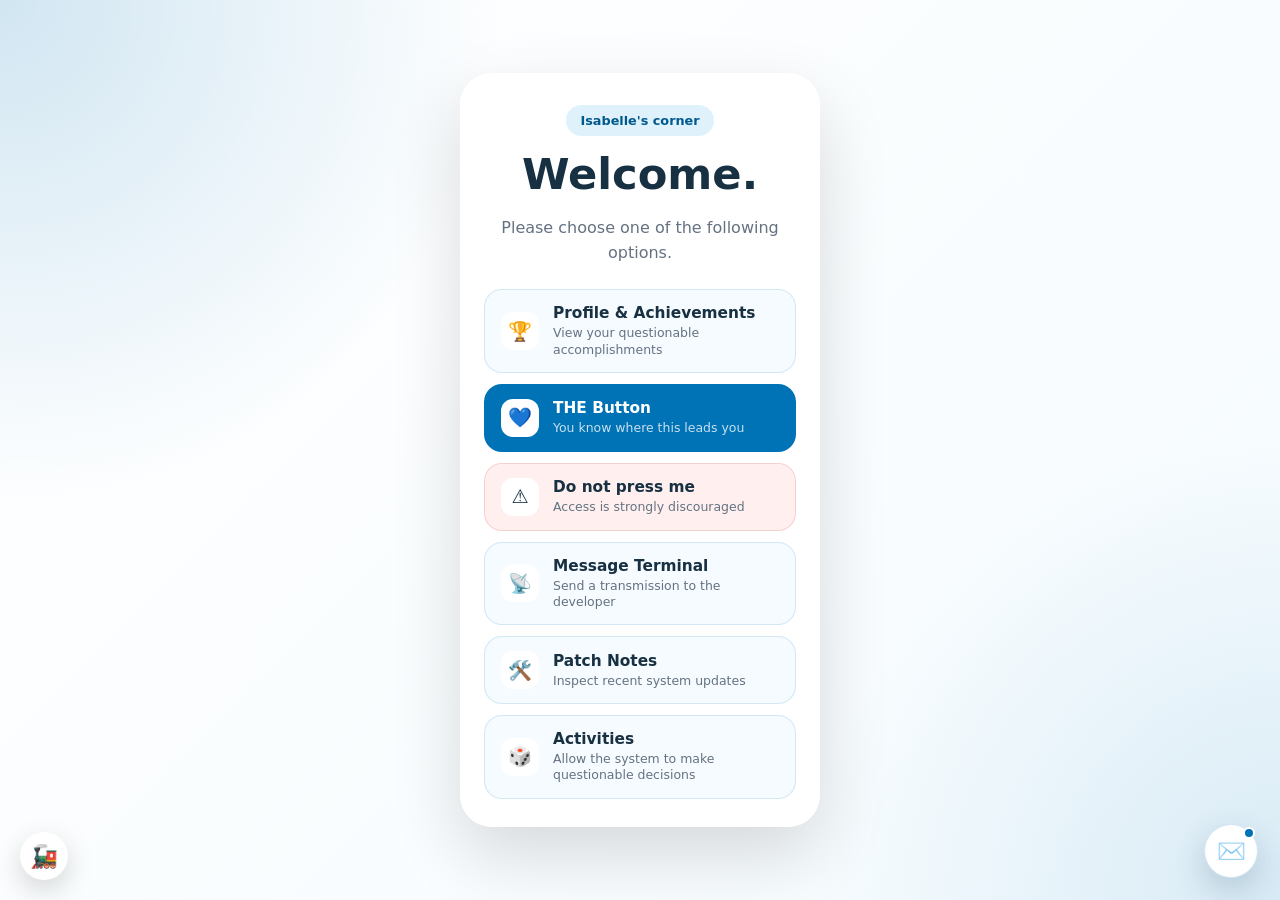
<file: index.html>
<!DOCTYPE html>
<html lang="en">
<head>
  <meta charset="UTF-8">
  <meta name="viewport" content="width=device-width, initial-scale=1.0">

  <title>Decision Support Tool</title>

  <link rel="stylesheet" href="style.css">
</head>

<body>
  <main class="landing-page">
    <section class="landing-card">
      <p class="eyebrow">Isabelle's corner</p>

      <h1>Welcome.</h1>

      <p class="intro">
        Please choose one of the following options.
      </p>
      
      <div class="main-menu">
        <a class="menu-item" href="achievements.html">
          <span class="menu-icon">🏆</span>
          <span>
            <strong>Profile & Achievements</strong>
            <small>View your questionable accomplishments</small>
          </span>
        </a>
        <a class="menu-item primary-menu" href="proposal.html">
          <span class="menu-icon">💙</span>
          <span>
            <strong>THE Button</strong>
            <small>You know where this leads you</small>
          </span>
        </a>

        <a class="menu-item danger-menu" href="meme.html">
          <span class="menu-icon">⚠️</span>
          <span>
            <strong>Do not press me</strong>
            <small>Access is strongly discouraged</small>
          </span>
        </a>

        <a class="menu-item" href="terminal.html">
          <span class="menu-icon">📡</span>
          <span>
            <strong>Message Terminal</strong>
            <small>Send a transmission to the developer</small>
          </span>
        </a>

        

        <a class="menu-item" href="patchnotes.html">
          <span class="menu-icon">🛠️</span>
          <span>
            <strong>Patch Notes</strong>
            <small>Inspect recent system updates</small>
          </span>
        </a>

        <a class="menu-item" href="activities/activities.html">
          <span class="menu-icon">🎲</span>

          <span>
            <strong>Activities</strong>
            <small>Allow the system to make questionable decisions</small>
          </span>
        </a>
      </div>
    </section>
  </main>

<!-- Small message button -->
<button
  class="letter-button"
  id="letterButton"
  type="button"
  aria-label="Open message"
>
  ✉️
  <span class="letter-notification"></span>
</button>

<!-- Message popup -->
<div class="letter-overlay hidden" id="letterOverlay">
  <section class="letter-card" role="dialog" aria-modal="true">
    <button
      class="letter-close"
      id="letterClose"
      type="button"
      aria-label="Close message"
    >
      ×
    </button>

    <p class="eyebrow">Incoming message</p>

    <h1>Messages</h1>

<div class="letter-content">

  <article
    class="letter-message newest"
    id="newestMessage"
  >
    <p class="letter-label">New message</p>

    <p>Hello beautiful🌹, hope you have a safe journey to the airport and ultimately to Melbourne as well.
      Hopefully the goodbyes aren't that bad and that you won't cry too much. Thinking about you
      and cannot wait to finally give you loads of snogs. Don't forget you are sexy as fuck ❤️❤️❤️
    </p>
  </article>

  <a
    class="message-archive-link"
    href="messages.html"
  >
    <span>📂 Previous messages</span>
    <span class="archive-count">3</span>
    <span class="archive-arrow">›</span>
  </a>

</div>

    <button
      class="landing-btn primary"
      id="letterCloseButton"
      type="button"
    >
      Message received
    </button>
  </section>
</div>

<!-- Tiny train Easter egg -->
<button
  class="train-button"
  id="trainButton"
  type="button"
  aria-label="Open train surprise"
>
  🚂
</button>

<div class="train-overlay hidden" id="trainOverlay">
  <section class="train-card">
    <button
      class="train-close"
      id="trainClose"
      type="button"
      aria-label="Close"
    >
      ×
    </button>

    <img
      src="Images/thomas.jpg"
      alt="Thomas the Tank Engine"
      class="thomas-image"
    >

    <p class="train-caption">
      You found the train.
    </p>
  </section>
</div>

<!-- Hidden cherry button -->
<button
  class="secret-button"
  id="secretButton"
  type="button"
  aria-label="Secret"
></button>

<div class="cherry-layer" id="cherryLayer"></div>

<!-- Load shared achievement functions once -->
<script src="achievements.js"></script>

<script>
  /* Letter */

  const letterButton =
    document.getElementById("letterButton");

  const letterOverlay =
    document.getElementById("letterOverlay");

  const letterClose =
    document.getElementById("letterClose");

  const letterCloseButton =
    document.getElementById("letterCloseButton");

  const newestMessage =
    document.getElementById("newestMessage");

  function openLetter() {
    letterOverlay.classList.remove("hidden");
    document.body.classList.add("modal-open");

    unlockAchievement("mail-reader");
  }

  function closeLetter() {
    letterOverlay.classList.add("hidden");
    document.body.classList.remove("modal-open");
  }

  letterButton.addEventListener("click", openLetter);
  letterClose.addEventListener("click", closeLetter);
  letterCloseButton.addEventListener("click", closeLetter);

  letterOverlay.addEventListener("click", (event) => {
    if (event.target === letterOverlay) {
      closeLetter();
    }
  });

  document.addEventListener("keydown", (event) => {
    if (
      event.key === "Escape" &&
      !letterOverlay.classList.contains("hidden")
    ) {
      closeLetter();
    }
  });

  newestMessage.addEventListener("click", () => {
    unlockAchievement("hopeless-romantic");

    newestMessage.classList.remove("message-clicked");

    /* Restart the animation if she clicks repeatedly */
    void newestMessage.offsetWidth;

    newestMessage.classList.add("message-clicked");

    const heart = document.createElement("span");

    heart.textContent = "🩷";
    heart.className = "floating-heart";

    newestMessage.appendChild(heart);

    setTimeout(() => {
      heart.remove();
    }, 1200);
  });


  /* Train */

  const trainButton =
    document.getElementById("trainButton");

  const trainOverlay =
    document.getElementById("trainOverlay");

  const trainClose =
    document.getElementById("trainClose");

  trainButton.addEventListener("click", () => {
    trainOverlay.classList.remove("hidden");

    unlockAchievement("train-spotter");
  });

  trainClose.addEventListener("click", () => {
    trainOverlay.classList.add("hidden");
  });

  trainOverlay.addEventListener("click", (event) => {
    if (event.target === trainOverlay) {
      trainOverlay.classList.add("hidden");
    }
  });


  /* Secret cherry button */

  const secretButton =
    document.getElementById("secretButton");

  const cherryLayer =
    document.getElementById("cherryLayer");

  secretButton.addEventListener("click", () => {
    unlockAchievement("secret-finder");
    launchCherries();
  });

  function launchCherries() {
    for (let i = 0; i < 35; i++) {
      const cherry = document.createElement("span");

      cherry.className = "falling-cherry";
      cherry.textContent = "🍒";

      cherry.style.left =
        `${Math.random() * 100}%`;

      cherry.style.animationDelay =
        `${Math.random() * 0.7}s`;

      cherry.style.animationDuration =
        `${1.8 + Math.random() * 1.5}s`;

      cherry.style.fontSize =
        `${18 + Math.random() * 18}px`;

      cherryLayer.appendChild(cherry);

      setTimeout(() => {
        cherry.remove();
      }, 4000);
    }
  }
</script>
</body>
</html>
</file>
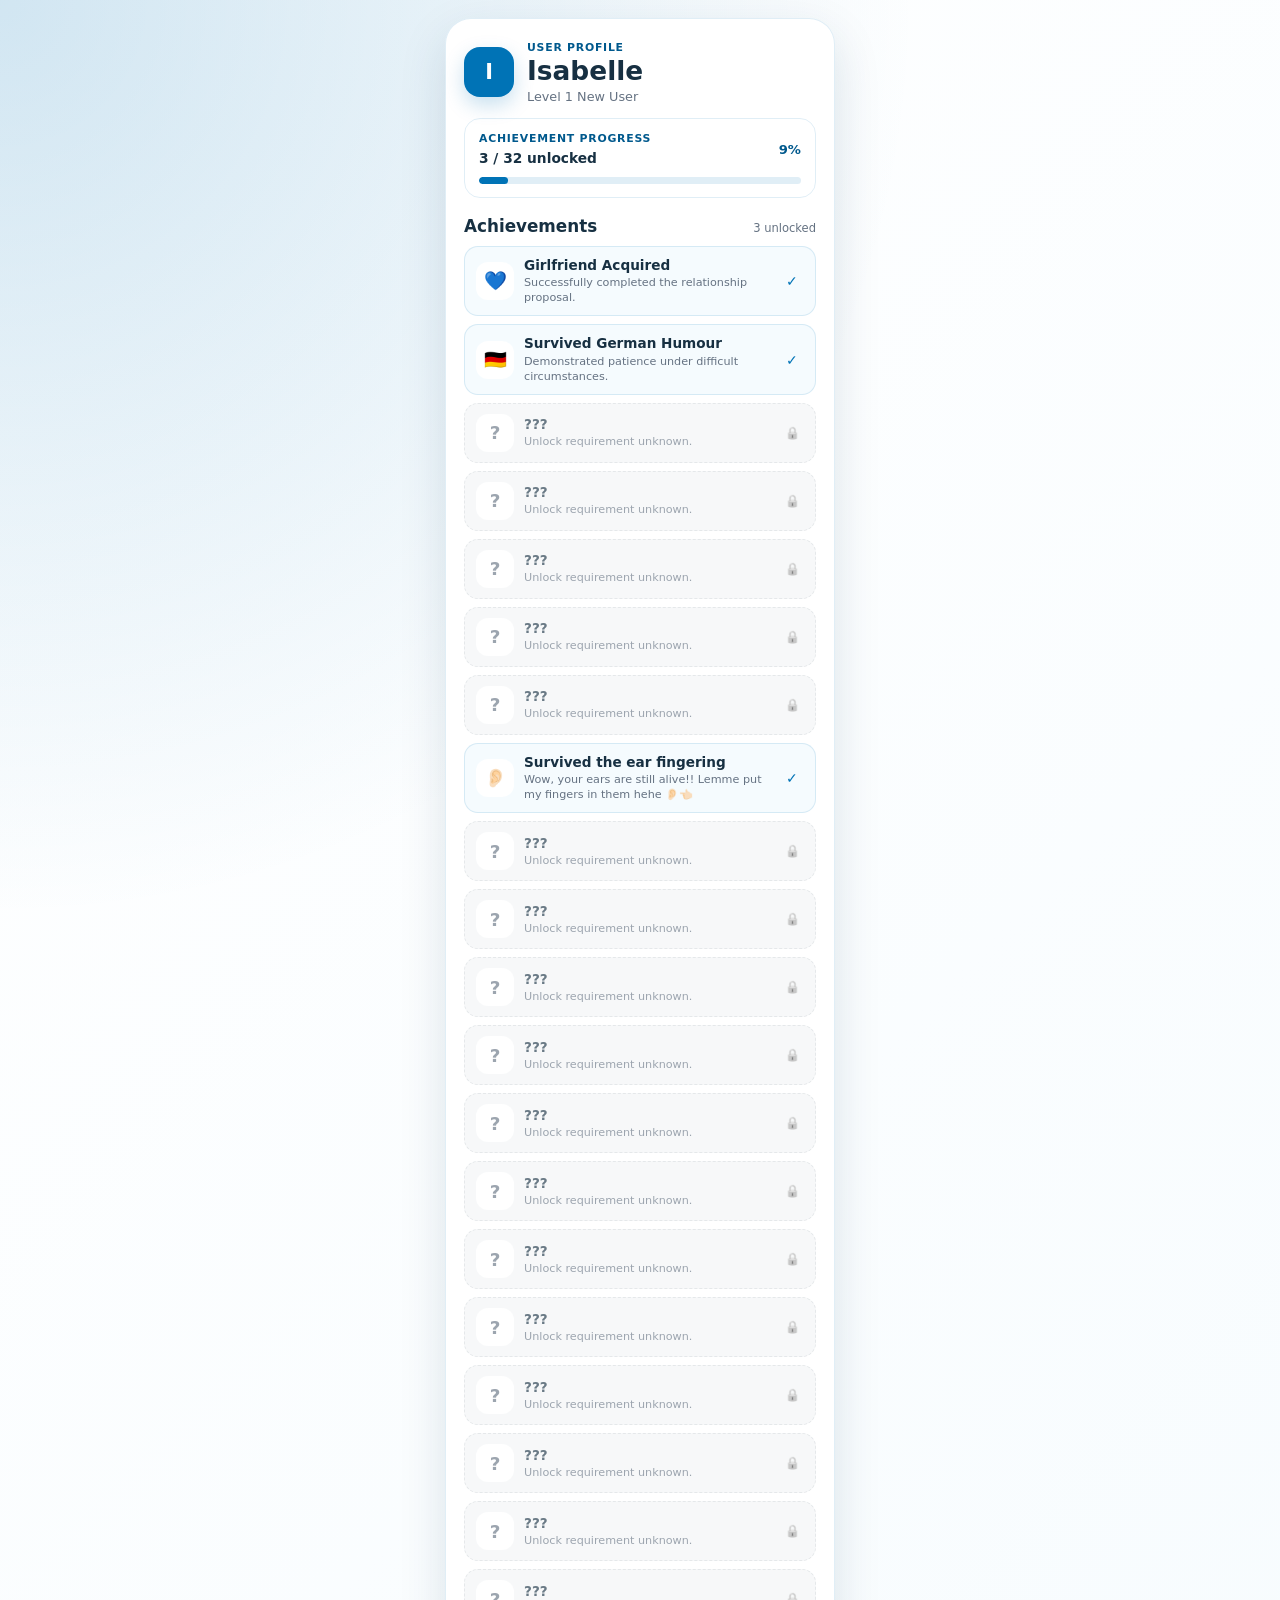
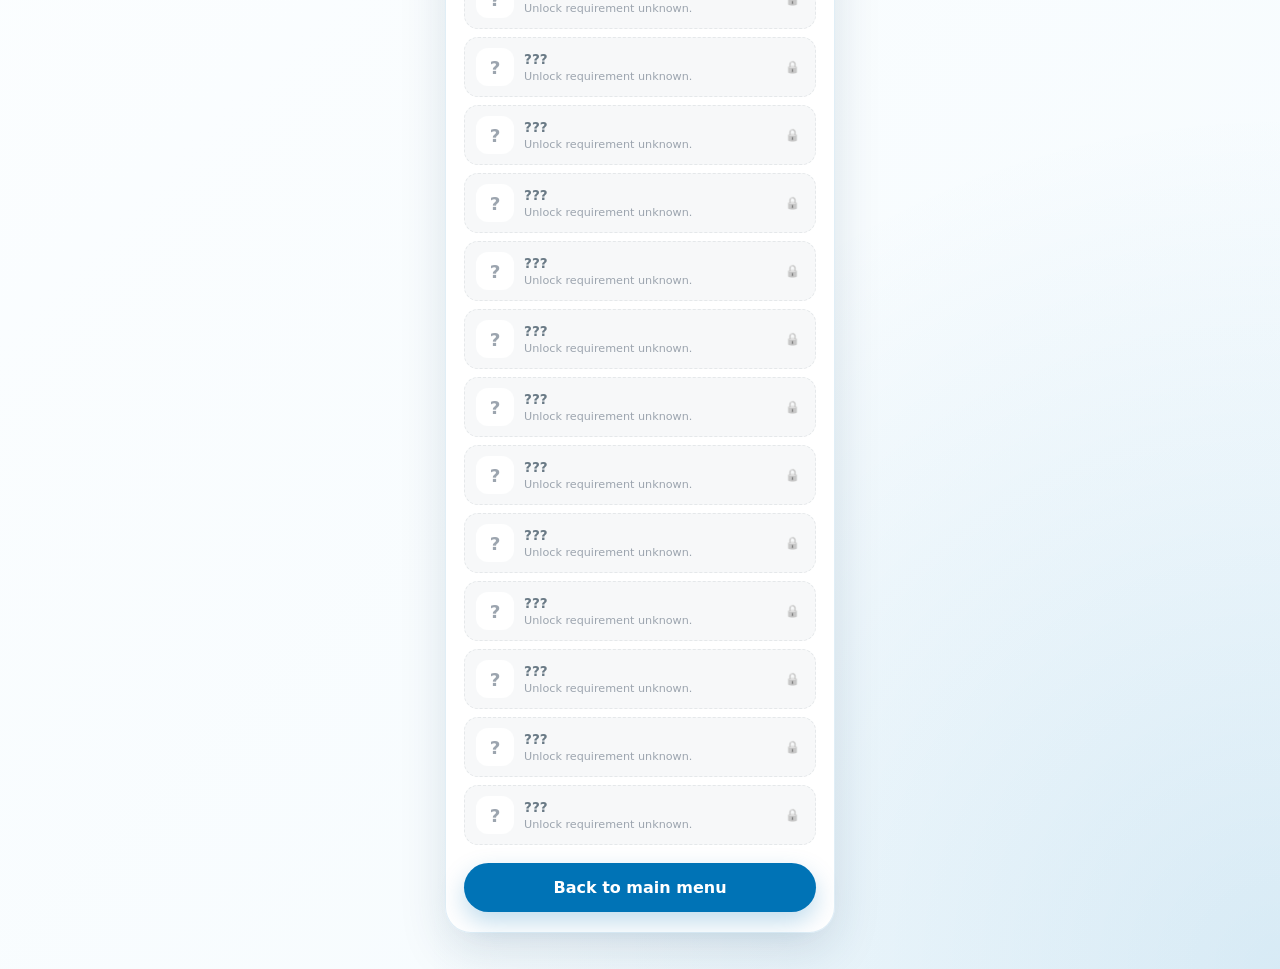
<file: achievements.html>
<!DOCTYPE html>
<html lang="en">
<head>
  <meta charset="UTF-8">

  <meta
    name="viewport"
    content="width=device-width, initial-scale=1.0"
  >



  <link rel="stylesheet" href="style.css">
</head>

<body class="profile-body">

  <main class="profile-page">

    <section class="profile-card">

      <!-- Profile header -->
      <header class="profile-header">
        <div class="profile-avatar">I</div>

        <div class="profile-identity">
          <p class="profile-label">User profile</p>

          <h1>Isabelle</h1>

          <p id="profileLevel">
            Level 1 New User
          </p>
        </div>
      </header>

      <!-- Achievement progress -->
      <section class="progress-section">
        <div class="progress-heading">
          <div>
            <p class="section-label">
              Achievement progress
            </p>

            <strong id="achievementProgress">
              Loading...
            </strong>
          </div>

          <span
            class="progress-percent"
            id="progressPercent"
          >
            0%
          </span>
        </div>

        <div class="achievement-progress-bar">
          <div
            class="achievement-progress-fill"
            id="achievementProgressFill"
          ></div>
        </div>
      </section>

      <!-- Achievement list -->
      <section class="achievement-section">
        <div class="section-heading">
          <h2>Achievements</h2>

          <span id="unlockedCount">
            0 unlocked
          </span>
        </div>

        <div
          class="compact-achievement-list"
          id="achievementList"
        ></div>
      </section>

      <!-- Home button -->
      <a
        class="landing-btn primary profile-home"
        href="index.html"
      >
        Back to main menu
      </a>

    </section>
    <!-- profile-card ends here -->

  </main>
  <!-- Thomas Achievement Inspector -->
    <div
      class="achievement-thomas hidden"
      id="achievementThomas"
      aria-hidden="true"
    >
      <div class="achievement-thomas-bubble">
        Tickets, please. OR BOOOOOOOOOOOOOOOOOOOOOOOBS. 
      </div>

      <img
        src="Images/thomas.jpg"
        alt=""
        class="achievement-thomas-image"
      >
    </div>

  <script src="achievements.js"></script>

  <script>
    const achievementList =
      document.getElementById("achievementList");

    const achievementProgress =
      document.getElementById("achievementProgress");

    const achievementProgressFill =
      document.getElementById("achievementProgressFill");

    const progressPercent =
      document.getElementById("progressPercent");

    const unlockedCount =
      document.getElementById("unlockedCount");

    const profileLevel =
      document.getElementById("profileLevel");

    const unlocked = getUnlockedAchievements();

    const unlockedTotal = ACHIEVEMENTS.filter(
      (achievement) =>
        unlocked.includes(achievement.id)
    ).length;

    const totalAchievements = ACHIEVEMENTS.length;

    const percentage = Math.round(
      (unlockedTotal / totalAchievements) * 100
    );

    achievementProgress.textContent =
      `${unlockedTotal} / ${totalAchievements} unlocked`;

    unlockedCount.textContent =
      `${unlockedTotal} unlocked`;

    progressPercent.textContent =
      `${percentage}%`;

    achievementProgressFill.style.width =
      `${percentage}%`;
    if (unlockedTotal >= 30) {
     profileLevel.textContent =
    "Level 7 System Administrator";
    } else if (unlockedTotal >= 24) {
      profileLevel.textContent =
      "Level 6 Completionist";
    } else if (unlockedTotal >= 19) {
      profileLevel.textContent =
      "Level 5 Senior Investigator";
    } else if (unlockedTotal >= 14) {
      profileLevel.textContent =
        "Level 4 Investigator";
    } else if (unlockedTotal >= 10) {
      profileLevel.textContent =
        "Level 3 Explorer";
    } else if (unlockedTotal >= 6) {
      profileLevel.textContent =
        "Level 2 Curious User";
    } else {
      profileLevel.textContent =
        "Level 1 New User";
    }

    ACHIEVEMENTS.forEach((achievement) => {
      const isUnlocked =
        unlocked.includes(achievement.id);

      const item =
        document.createElement("article");

      item.className =
        `compact-achievement ${
          isUnlocked ? "unlocked" : "locked"
        }`;

      item.dataset.achievementId = achievement.id;

      if (isUnlocked) {
        item.innerHTML = `
          <div class="compact-achievement-icon">
            ${achievement.icon}
          </div>

          <div class="compact-achievement-text">
            <h3>${achievement.title}</h3>
            <p>${achievement.description}</p>
          </div>

          <span
            class="achievement-state"
            aria-label="Unlocked"
          >
            ✓
          </span>
        `;
      } else {
        item.innerHTML = `
          <div
            class="compact-achievement-icon locked-icon"
          >
            ?
          </div>

          <div class="compact-achievement-text">
            <h3>???</h3>
            <p>Unlock requirement unknown.</p>
          </div>

          <span
            class="achievement-state locked-state"
            aria-label="Locked"
          >
            🔒
          </span>
        `;
      }

      achievementList.appendChild(item);
    });
    /* ========================================
   THOMAS ACHIEVEMENT INSPECTION
   ======================================== */

    const achievementThomas =
      document.getElementById("achievementThomas");

    const alreadyInspected =
      isAchievementUnlocked("achievement-inspector");

    /*
    * More likely until she discovers it.
    * Afterwards Thomas becomes considerably rarer.
    */
    const inspectionChance = 
      alreadyInspected ? 0.03 : 0.12;

    if (Math.random() < inspectionChance) {
      setTimeout(() => {
        runAchievementInspection();
      }, 1800);
    }

    function runAchievementInspection() {

      /* Only inspect achievements she has actually earned */
      const unlockedCards = [
        ...document.querySelectorAll(
          ".compact-achievement.unlocked"
        )
      ].filter((card) =>
        card.dataset.achievementId !==
          "achievement-inspector"
      );

      if (unlockedCards.length === 0) {
        return;
      }

      const inspectedCard =
        unlockedCards[
          Math.floor(Math.random() * unlockedCards.length)
        ];

      /*
      * Save the original card so we can restore it.
      */
      const originalHTML =
        inspectedCard.innerHTML;

      inspectedCard.classList.add(
        "under-inspection"
      );

      inspectedCard.innerHTML = `
        <div class="compact-achievement-icon">
          🚂
        </div>

        <div class="compact-achievement-text">
          <h3>Achievement Under Review</h3>

          <p>
            Thomas is currently verifying this achievement.
          </p>
        </div>

        <span class="achievement-state">
          ?
        </span>
      `;

      achievementThomas.classList.remove(
        "hidden"
      );

      /*
      * Give her a second to realise something
      * has gone horribly wrong.
      */
      setTimeout(() => {
        achievementThomas.classList.add(
          "inspecting"
        );
      }, 1600);

      /*
      * Inspection complete.
      */
      setTimeout(() => {

        achievementThomas.classList.remove(
          "inspecting"
        );

        achievementThomas.classList.add(
          "hidden"
        );

        inspectedCard.innerHTML =
          originalHTML;

        inspectedCard.classList.remove(
          "under-inspection"
        );

        unlockAchievement(
          "achievement-inspector"
        );

      }, 3800);
    }
  </script>

</body>
</html>
</file>
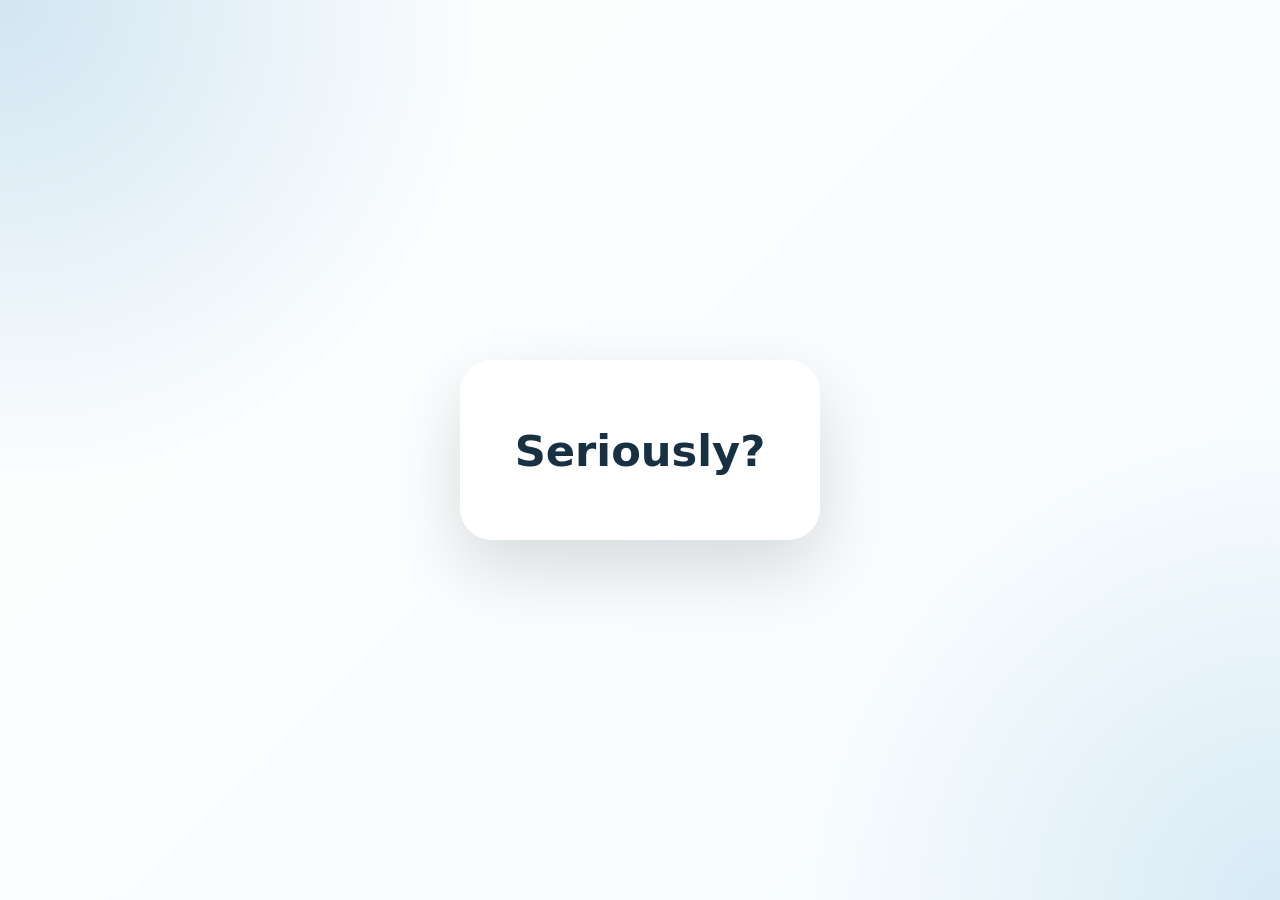
<file: meme.html>
<!DOCTYPE html>
<html lang="en">
<head>
  <meta charset="UTF-8">
  <meta name="viewport" content="width=device-width, initial-scale=1.0">
  <link rel="stylesheet" href="style.css">
</head>
<script src="achievements.js"></script>

<body>
  <main class="meme-page">
    <section class="sequence-card" id="sequenceCard">
      <h1 id="sequenceText">...</h1>
    </section>

    <section class="meme-card hidden" id="memeCard">
      <img
        id="randomMeme"
        class="meme-image"  
      >

      <p class="meme-caption" id="memeCaption"></p>

      <a
        class="landing-btn primary"
        href="#"
        onclick="window.location.href='index.html?refresh=' + Date.now(); return false;">
        Back to main menu
      </a>
    </section>
  </main>

  <script>
  
  const sequenceCard = document.getElementById("sequenceCard");
  const sequenceText = document.getElementById("sequenceText");
  const memeCard = document.getElementById("memeCard");
  const randomMeme = document.getElementById("randomMeme");

  const memes = [
  {
    image: "Images/meme1.jpg",
    caption: "Who is gay?"
  },
  {
    image: "Images/meme2.jpg",
    caption: "This outcome was entirely preventable."
  },
  {
    image: "Images/meme3.jpg",
    caption: "And yet you pressed it anyway."
  },
  {
    image: "Images/meme4.jpg",
    caption: "Decision-making skills: questionable."
  },
  {
    image: "Images/meme5.jpg",
    caption: "The system is disappointed but unsurprised."
  }
];

const chosenMeme =
  memes[Math.floor(Math.random() * memes.length)];

randomMeme.src = chosenMeme.image;

document.getElementById("memeCaption").textContent =
  chosenMeme.caption;

  // Load it before the reveal

  function updateSequenceText(text) {
    sequenceText.style.animation = "none";
    void sequenceText.offsetWidth;

    sequenceText.textContent = text;
    sequenceText.style.animation =
      "sequenceFade 350ms ease";
  }

  setTimeout(() => {
    updateSequenceText("Seriously?");
  }, 1000);

  setTimeout(() => {
    updateSequenceText(
      "I literally told you not to press it."
    );
  }, 2000);

  setTimeout(() => {
    sequenceCard.classList.add("hidden");
    memeCard.classList.remove("hidden");

    unlockAchievement("forbidden-button");
  }, 4000);
</script>
</body>
</html>
</file>
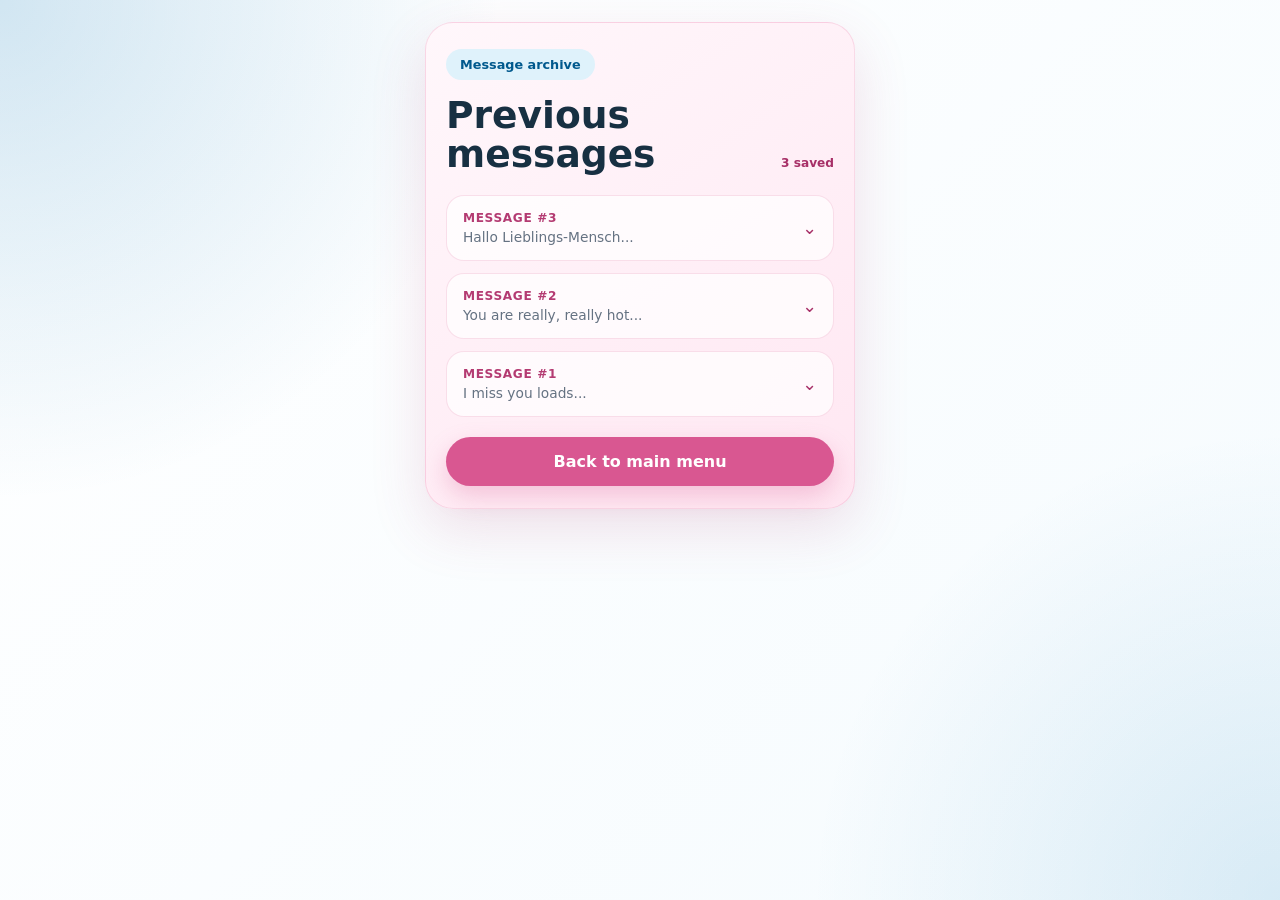
<file: messages.html>
<!DOCTYPE html>
<html lang="en">
<head>
  <meta charset="UTF-8">

  <meta
    name="viewport"
    content="width=device-width, initial-scale=1.0"
  >

  <title>Messages — Isabelle's Corner</title>

  <link rel="stylesheet" href="style.css">
</head>

<body class="messages-body">

  <main class="messages-page">

    <section class="messages-card">

      <header class="messages-header">
        <div>
          <p class="eyebrow">Message archive</p>
          <h1>Previous messages</h1>
        </div>

        <span class="messages-total">3 saved</span>
      </header>

      <div class="messages-list">
        
        <details class="saved-message">
          <summary>
            <div>
              <p class="saved-message-label">Message #3</p>
              <p class="saved-message-preview">Hallo Lieblings-Mensch...</p>
            </div>

            <span class="saved-message-arrow">⌄</span>
          </summary>
          <div class="saved-message-body">
            <p>
              Hallo Lieblings-Mensch,
              ich mag deine Wurst, weil sie billig und lecker ist.
              Miss you so much and cannot wait to see you again 🩷🩷🩷
            </p>
          </div>
        </details>

        <details class="saved-message">
          <summary>
            <div>
              <p class="saved-message-label">Message #2</p>
              <p class="saved-message-preview">
                You are really, really hot...
              </p>
            </div>

            <span class="saved-message-arrow">⌄</span>
          </summary>

          <div class="saved-message-body">
            <p>
              YOU ARE REALLY REALLY HOT.
              ABSOLUTELY CANNOT WAIT TO BEND YOU OVER.
              Also great boobs, awesome body,
              literally would not change a thing.
              🩷🩷🩷🩷🩷🩷
            </p>
          </div>
        </details>

        <details class="saved-message">
          <summary>
            <div>
              <p class="saved-message-label">Message #1</p>
              <p class="saved-message-preview">
                I miss you loads...
              </p>
            </div>

            <span class="saved-message-arrow">⌄</span>
          </summary>

          <div class="saved-message-body">
            <p>I miss you loads.</p>

            <p>
              Hope you love Italy as much as I do. 💙
            </p>
          </div>
        </details>

      </div>

      <a class="landing-btn primary messages-home" href="index.html">
        Back to main menu
      </a>

    </section>

  </main>

  <script src="achievements.js"></script>

  <script>
    const savedMessages =
      document.querySelectorAll(".saved-message");

    savedMessages.forEach((message) => {
      message.addEventListener("toggle", () => {
        if (message.open) {
          unlockAchievement("message-archaeologist");
        }
      });
    });
  </script>

</body>
</html>
</file>
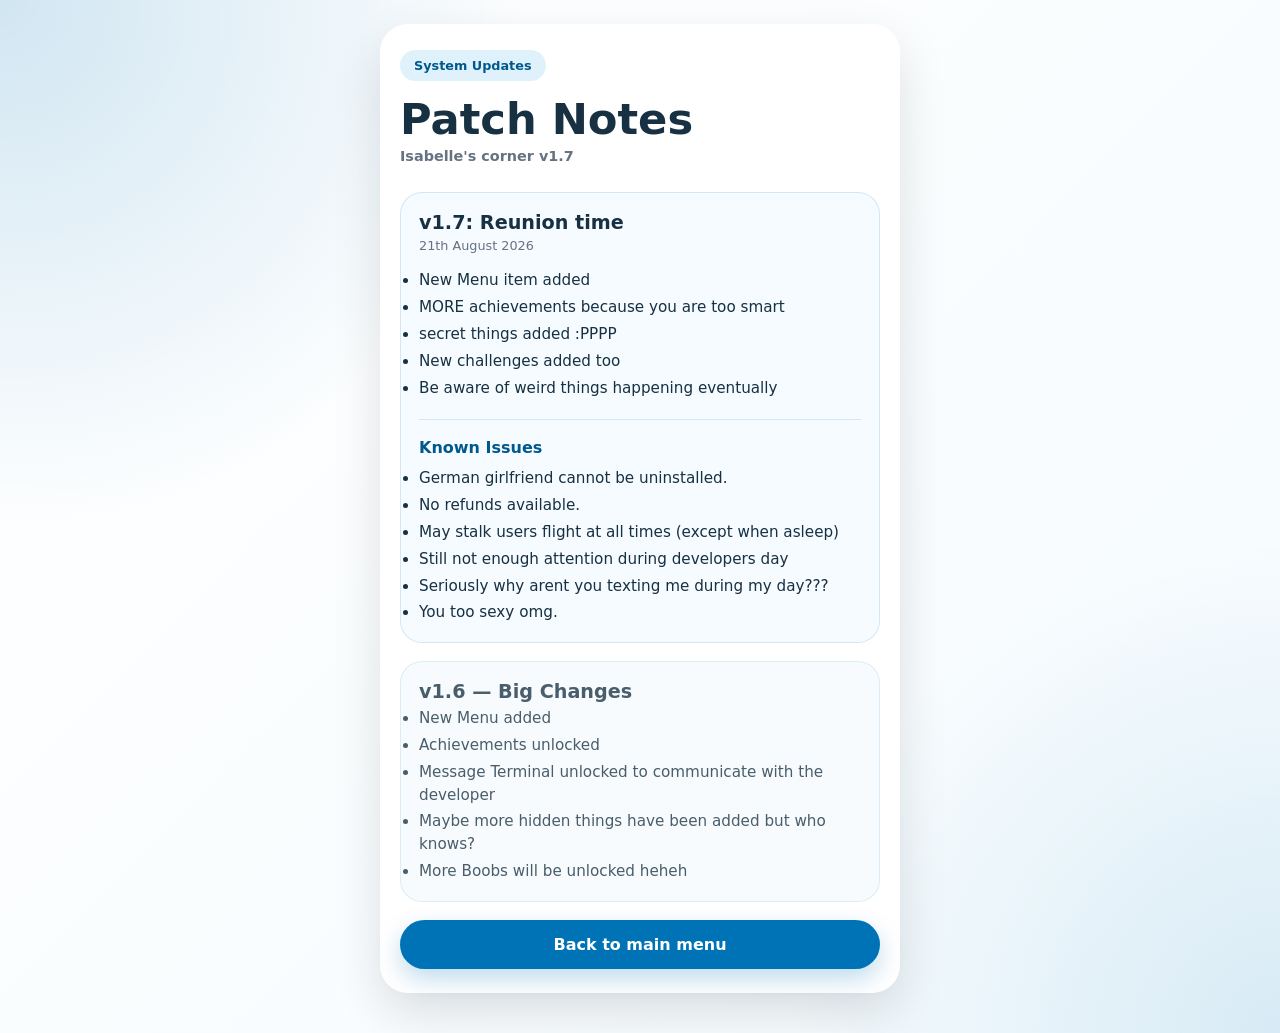
<file: patchnotes.html>
<!DOCTYPE html>
<html lang="en">
<head>
  <meta charset="UTF-8">
  <meta name="viewport" content="width=device-width, initial-scale=1.0">

  <title>Patch Notes</title>

  <link rel="stylesheet" href="style.css">
</head>
<body>
  <main class="patch-page">
    <section class="patch-card">

      <p class="eyebrow">System Updates</p>

      <h1>Patch Notes</h1>

      <p class="patch-version">
        Isabelle's corner v1.7
      </p>

      <article class="patch-entry">
        <h2>v1.7: Reunion time</h2>

        <p class="patch-date">21th August 2026</p>

        <ul>
          <li>New Menu item added</li>
          <li>MORE achievements because you are too smart</li>
          <li>secret things added :PPPP</li>
          <li>New challenges added too</li>
          <li>Be aware of weird things happening eventually</li>
        </ul>

        <div class="known-issues">
          <h3>Known Issues</h3>

          <ul>
            <li>German girlfriend cannot be uninstalled.</li>
            <li>No refunds available.</li>
            <li>May stalk users flight at all times (except when asleep)</li>
            <li> Still not enough attention during developers day</li>
            <li>Seriously why arent you texting me during my day???</li>
            <li>You too sexy omg.</li>
          </ul>
        </div>
      </article>

      <article class="patch-entry old">
        <h2>v1.6 — Big Changes</h2>

        <ul>
          <li>New Menu added</li>
          <li>Achievements unlocked</li>
          <li>Message Terminal unlocked to communicate with the developer</li>
          <li>Maybe more hidden things have been added but who knows?</li>
          <li>More Boobs will be unlocked heheh</li>
        </ul>
      </article>

      <a
        class="landing-btn primary"
        href="index.html"
        id="patchNotesBackBtn"
      >
        Back to main menu
      </a>
    <script src="achievements.js"></script>
    <script>
      const patchNotesBackBtn =
        document.getElementById("patchNotesBackBtn");

      patchNotesBackBtn.addEventListener("click", () => {
        unlockAchievement("patch");
      });
    </script>
    </section>
  </main>
  <!-- Absolutely normal patch notes railway infrastructure -->
<div
  class="patch-thomas hidden"
  id="patchThomas"
  aria-hidden="true"
>
  <img
    src="Images/thomas.jpg"
    alt=""
    class="patch-thomas-image"
  >
</div>

<script>
  const patchThomas =
    document.getElementById("patchThomas");

  /*
   * Unscheduled railway activity.
   * No further information available.
   */
  const alreadyFoundThomas =
  isAchievementUnlocked("patch-notes-express");

  const patchThomasChance =
  alreadyFoundThomas ? 0.12 : 0.3;
  if (Math.random() < patchThomasChance) {
    setTimeout(() => {
      runPatchThomas();
    }, 1800);
  }

  function runPatchThomas() {
    patchThomas.classList.remove("hidden");

    /*
     * Restart animation if necessary.
     */
    patchThomas.classList.remove("patch-thomas-driving");
    void patchThomas.offsetWidth;
    patchThomas.classList.add("patch-thomas-driving");

    unlockAchievement("patch-notes-express");

    if (typeof checkThomasAchievements === "function") {
      checkThomasAchievements();
    }

    setTimeout(() => {
      patchThomas.classList.remove(
        "patch-thomas-driving"
      );

      patchThomas.classList.add("hidden");
    }, 4500);
  }
</script>
</body>
</html>
</file>
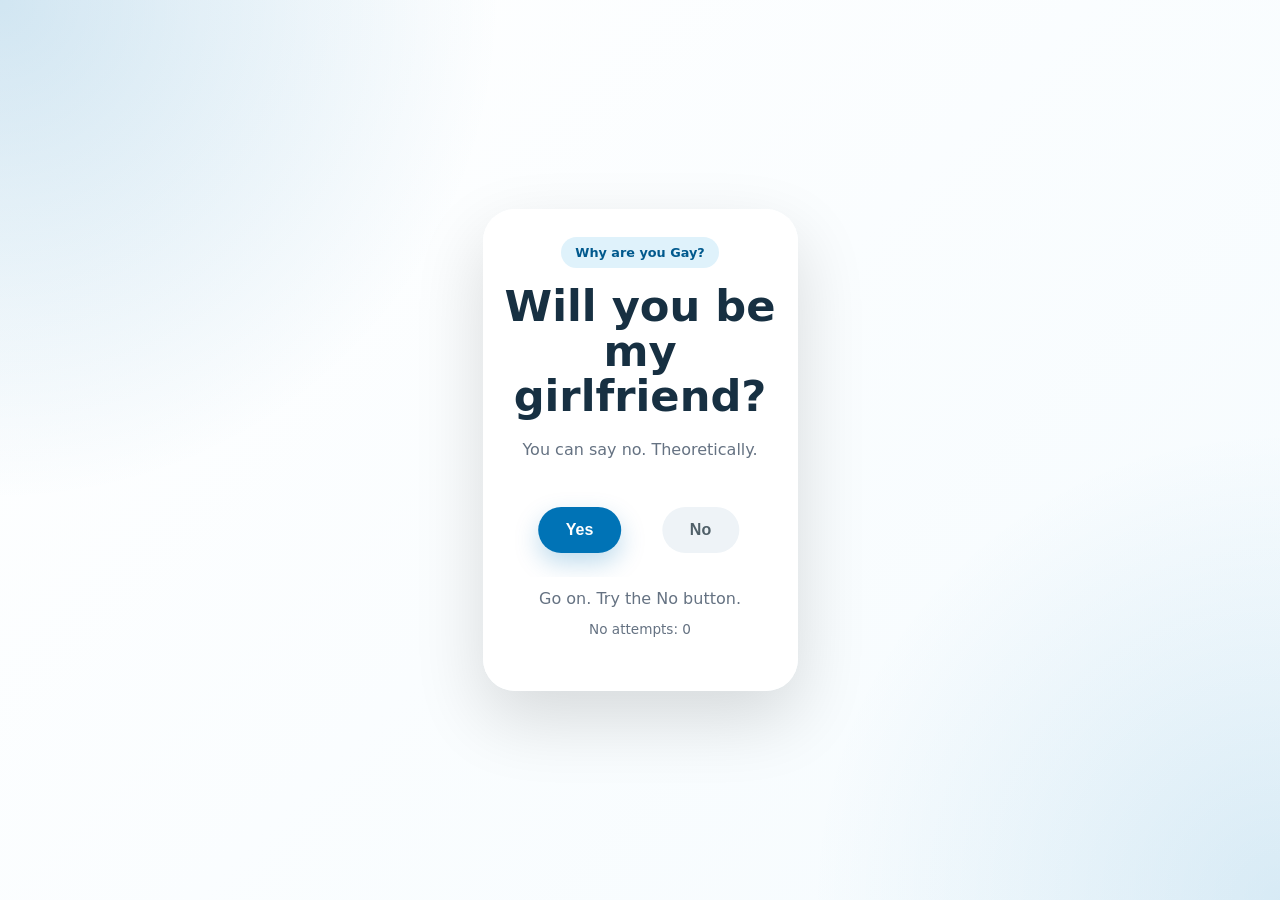
<file: proposal.html>
<!DOCTYPE html>
<html lang="en">
<head>
  <meta charset="UTF-8" />
  <meta name="viewport" content="width=device-width, initial-scale=1.0" />

  <title>Decision Support Tool</title>

  <link rel="stylesheet" href="style.css" />
</head>

<body>
  <div id="photoBackground">
    <img src="Images/photo1.jpeg" class="bg-photo" alt="">
    <img src="Images/photo2.jpeg" class="bg-photo" alt="">
    <img src="Images/photo3.jpeg" class="bg-photo" alt="">
    <img src="Images/photo4.jpeg" class="bg-photo" alt="">
    <img src="Images/photo5.jpeg" class="bg-photo" alt="">
    <img src="Images/photo6.jpeg" class="bg-photo" alt="">
    <img src="Images/photo7.jpeg" class="bg-photo" alt="">
    <img src="Images/photo8.jpeg" class="bg-photo" alt="">
    <img src="Images/photo9.jpeg" class="bg-photo" alt="">
  </div>

  <div id="confettiLayer"></div>

  <main class="app">
    <section class="card" id="questionCard">
      <p class="eyebrow">Why are you Gay?</p>
      
      <h1 id="mainHeading">Will you be my girlfriend?</h1>

      <p class="intro">
        You can say no. Theoretically.
      </p>

      <div class="button-stage" id="buttonStage">
        <button class="btn yes" id="yesBtn">Yes</button>
        <button class="btn no" id="noBtn">No</button>
      </div>

      <p class="hint" id="hintText">Go on. Try the No button.</p>
    </section>

    <section class="card success hidden" id="successCard">
      <p class="eyebrow" id="successEyebrow">Mission complete</p>

      <h1 id="successHeading">Analysing response...</h1>
    
      <p class="intro" id="successText">
        Please wait.
      </p>
    
      <p class="final-line hidden" id="finalLine">
      💖 No take-backsies 😜
      </p>
    
      <div class="lego-walk hidden" id="legoWalk">🚶‍♀️</div>
    
      <button class="btn yes replay" id="homeBtn">
        Return to Home
      </button>
    </section>
  </main>

  <script src="script.js"></script>
  <script src="achievements.js"></script>
</body>
</html>
</file>
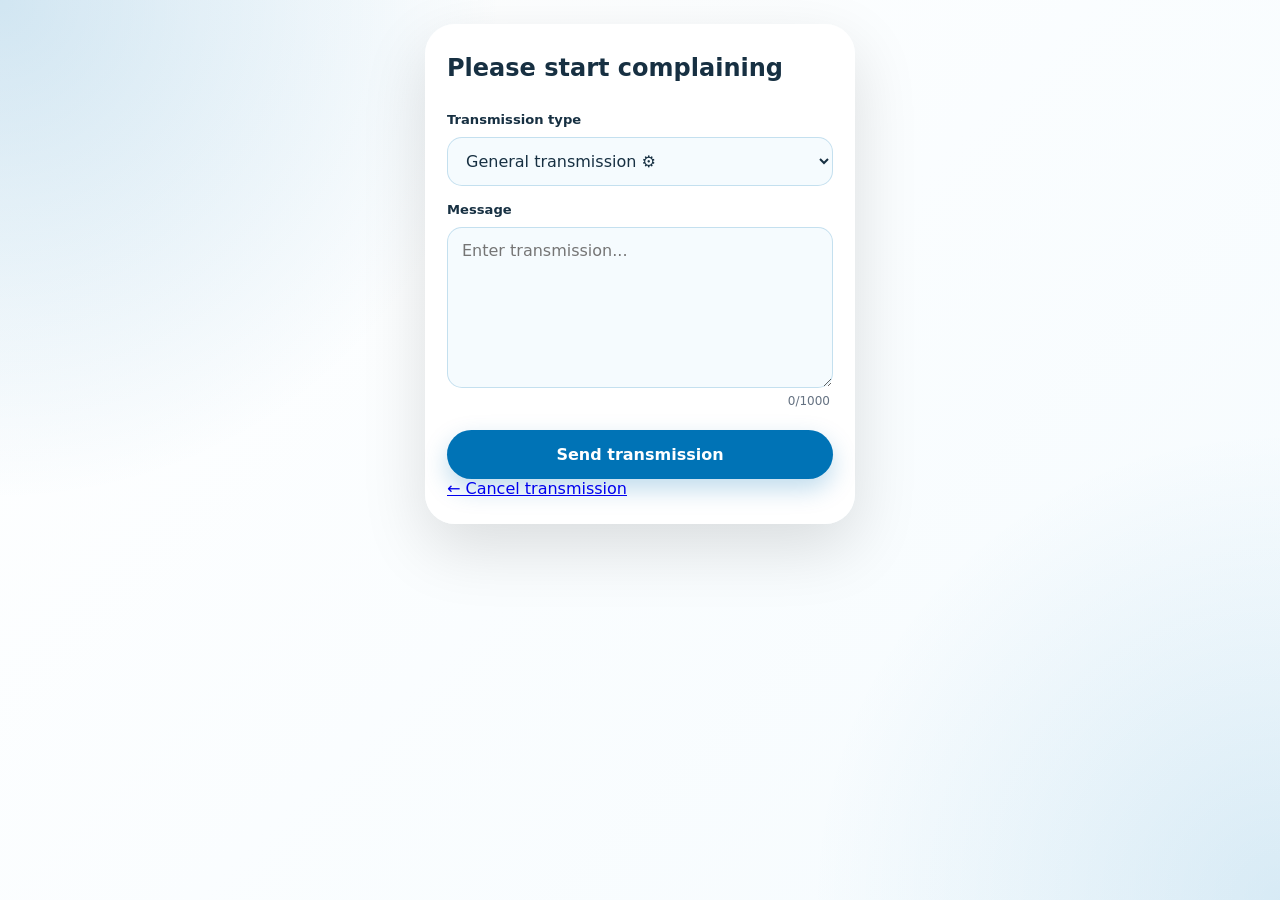
<file: terminal.html>
<!DOCTYPE html>
<html lang="en">
<head>
  <meta charset="UTF-8">
  <meta
    name="viewport"
    content="width=device-width, initial-scale=1.0"
  >

  <title>Message Terminal — Isabelle's Complaining area</title>

  <link rel="stylesheet" href="style.css">
</head>

<body>
  <main class="terminal-page">
    <section class="terminal-card">
      

      <h2>Please start complaining</h2>

      <form
        class="message-form"
        id="messageForm"
        action="https://formspree.io/f/mvkppenv"
        method="POST"
      >
        <label for="category">Transmission type</label>

        <select id="category" name="category" required>
          <option value="General transmission">
            General transmission ⚙️
          </option>

          <option value="Bug report">
            Bug report 🐞
          </option>

          <option value="Feature request">
            Feature request ✨
          </option>

          <option value="Girlfriend complaint">
            Girlfriend complaint 😠
          </option>

          <option value="Emergency affection request">
            Affection request 🫂
          </option>
        </select>

        <label for="message">Message</label>

        <textarea
          id="message"
          name="message"
          rows="7"
          maxlength="1000"
          placeholder="Enter transmission..."
          required
        ></textarea>

        <p class="character-count">
          <span id="characterCount">0</span>/1000
        </p>

        <button class="landing-btn primary" type="submit">
          Send transmission
        </button>
      </form>

      <section class="transmission-success hidden" id="successMessage">
        <div class="terminal-status">✓</div>

        <h2>Transmission received.</h2>

        <p>
          The German girlfriend has been notified.
        </p>

        <a class="landing-btn primary" href="index.html">
          Return to main menu
        </a>
      </section>
      <section class="terminal-thomas hidden" id="terminalThomas">
        <p class="thomas-alert"> 🚨 TRANSMISSION INTERCEPTED</p>

        <img src="Images/thomas.jpg" alt="Thomas has intercepted the transmission" class="terminal-thomas-image">

        <h2>Communications Network</h2>

          <p>
            Your transmission has been inspected by Thomas.
        </p>

        <p class="thomas-small">
          Would you still like me if I were a train?
        </p>

        <p
          class="thomas-delivery hidden"
          id="thomasDelivery"
        >
          ✓ Transmission eventually delivered to German girlfriend.
        </p>

        <a
          class="landing-btn primary hidden"
          id="thomasReturn"
          href="index.html"
        >
          Return to main menu
        </a>
      </section>
            

      <p class="form-error hidden" id="formError">
        Transmission failed. Please try again.
      </p>

      <a class="back-link" href="index.html">
        ← Cancel transmission
      </a>
    </section>
  </main>

<script src="achievements.js"></script>

<script>
  const form = document.getElementById("messageForm");
  const message = document.getElementById("message");
  const category = document.getElementById("category");
  const characterCount = document.getElementById("characterCount");
  const successMessage = document.getElementById("successMessage");
  const formError = document.getElementById("formError");
  const terminalThomas = document.getElementById("terminalThomas");
  const thomasDelivery = document.getElementById("thomasDelivery");
  const thomasReturn = document.getElementById("thomasReturn");

  message.addEventListener("input", () => {
    characterCount.textContent = message.value.length;
  });

  form.addEventListener("submit", async (event) => {
    event.preventDefault();

    const submitButton =
      form.querySelector('button[type="submit"]');

    const selectedCategory = category.value;

    submitButton.disabled = true;
    submitButton.textContent = "Encrypting...";

    formError.classList.add("hidden");

    try {
      const response = await fetch(form.action, {
        method: "POST",
        body: new FormData(form),
        headers: {
          Accept: "application/json"
        }
      });

      if (!response.ok) {
        throw new Error("Transmission failed");
      }
      
      form.classList.add("hidden");

      /*
      * Thomas has an 8% chance of intercepting
      * a successfully delivered transmission.
      */
      const thomasIntercepted =
        Math.random() < 0.08 ;

      if (thomasIntercepted) {
        triggerTerminalThomas();
      } else {
        successMessage.classList.remove("hidden");
      }

      if (selectedCategory === "Emergency affection request") {
        unlockAchievement("affection-required");
      }

      if (selectedCategory === "Girlfriend complaint") {
        unlockAchievement("formal-complaint");
      }

      const transmissionCount =
        incrementStatistic("transmissionCount");

      if (transmissionCount >= 5) {
        unlockAchievement("frequent-transmitter");
      }
    } catch (error) {
      formError.classList.remove("hidden");

      submitButton.disabled = false;
      submitButton.textContent = "Send transmission";

      console.error(error);
    }

  });
  function triggerTerminalThomas() {
  terminalThomas.classList.remove("hidden");

  unlockAchievement("Interrupt");


  /*
   * Thomas requires several seconds to perform
   * his completely unnecessary inspection.
   */
  setTimeout(() => {
    thomasDelivery.classList.remove("hidden");
  }, 2500);

  setTimeout(() => {
    thomasReturn.classList.remove("hidden");
  }, 3200);
  }
</script>
</body>
</html>
</file>
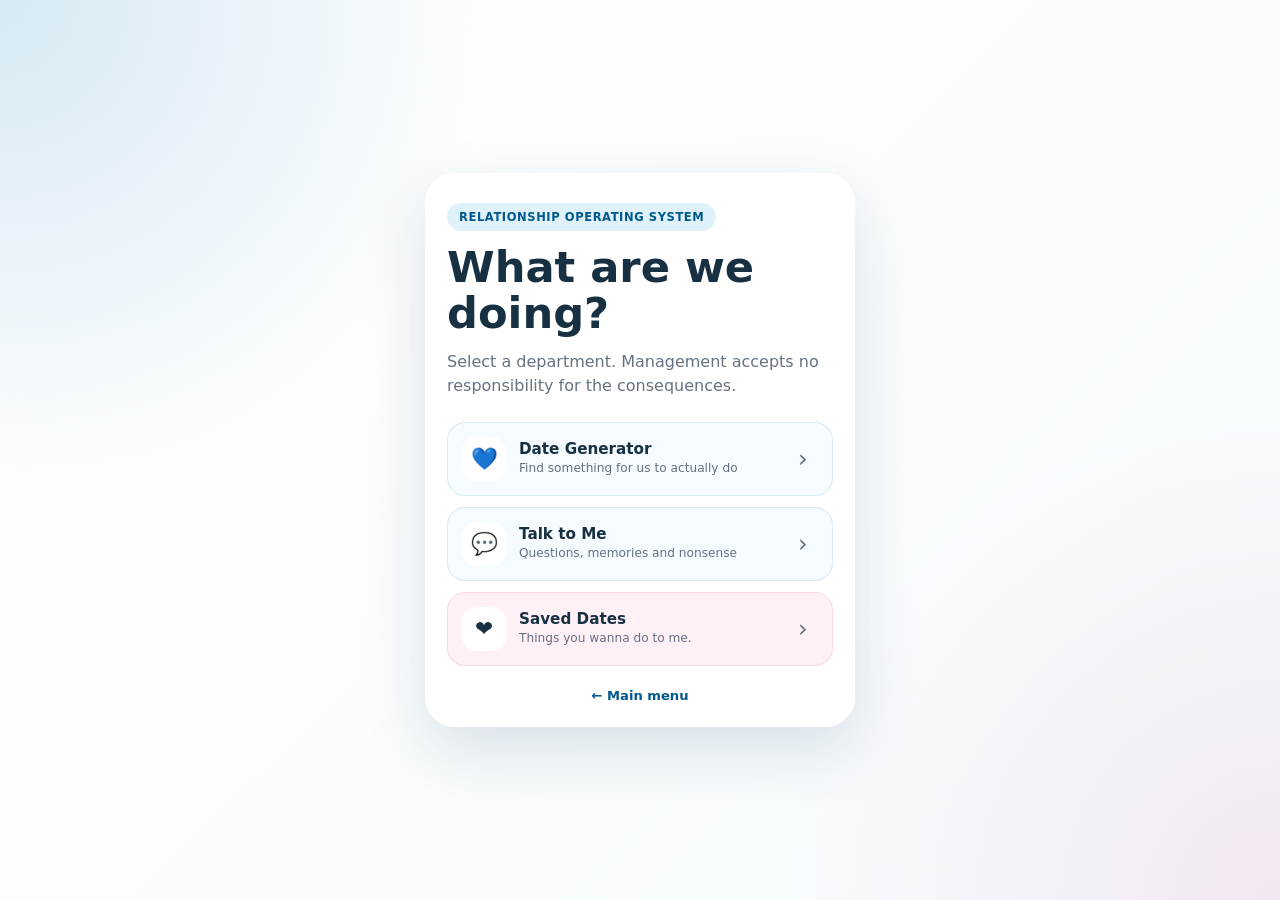
<file: activities/activities.html>
<!DOCTYPE html>
<html lang="en">
<head>
  <meta charset="UTF-8">

  <meta
    name="viewport"
    content="width=device-width, initial-scale=1.0"
  >

  <title>Activities — Isabelle's Corner</title>

  <link rel="stylesheet" href="activities.css">
</head>

<body>

  <main class="activity-hub">

    <section class="hub-card">

      <p class="eyebrow">
        Relationship Operating System
      </p>

      <h1>What are we doing?</h1>

      <p class="intro">
        Select a department.
        Management accepts no responsibility
        for the consequences.
      </p>


      <div class="activity-menu">

        <a
          class="activity-menu-item date-item"
          href="dates.html"
        >
          <span class="menu-icon">💙</span>

          <span>
            <strong>Date Generator</strong>

            <small>
              Find something for us to actually do
            </small>
          </span>

          <span class="arrow">›</span>
        </a>



        <a
          class="activity-menu-item conversation-item"
          href="conversations.html"
        >
          <span class="menu-icon">💬</span>

          <span>
            <strong>Talk to Me</strong>

            <small>
              Questions, memories and nonsense
            </small>
          </span>

          <span class="arrow">›</span>
        </a>


        <a
          class="activity-menu-item saved-item"
          href="saved.html"
        >
          <span class="menu-icon">❤️</span>

          <span>
            <strong>Saved Dates</strong>

            <small>
              Things you wanna do to me. 
            </small>
          </span>

          <span class="arrow">›</span>
        </a>

      </div>


      <a
        class="home-link"
        href="../index.html"
      >
        ← Main menu
      </a>

    </section>

  </main>

</body>
</html>
</file>
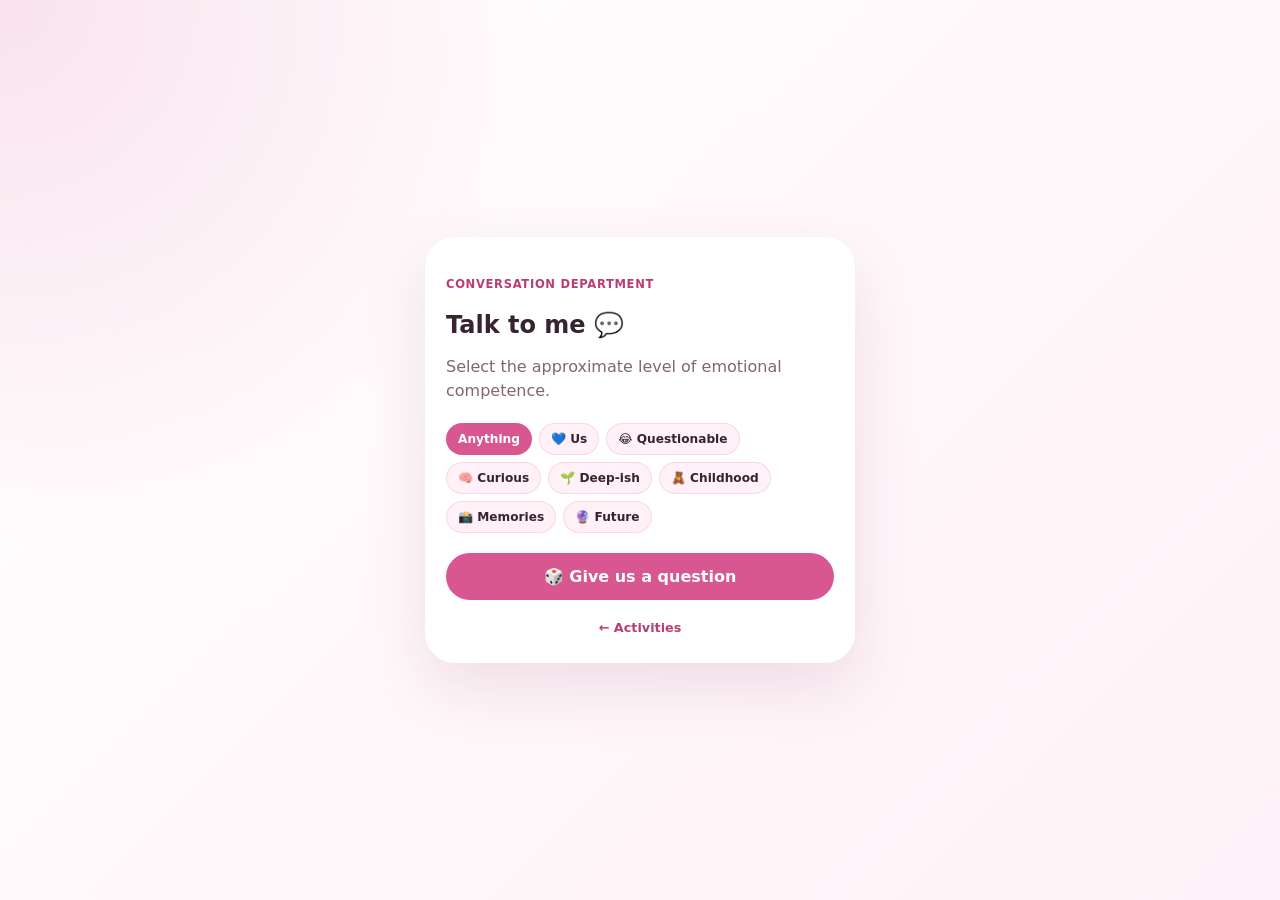
<file: activities/conversations.html>
<!DOCTYPE html>
<html lang="en">

<head>
  <meta charset="UTF-8">

  <meta
    name="viewport"
    content="width=device-width, initial-scale=1.0"
  >

  <title>Talk to Me</title>

  <link
    rel="stylesheet"
    href="conversations.css"
  >
</head>

<body>

<main class="conversation-page">

  <section class="conversation-card">

    <p class="eyebrow">
      Conversation Department
    </p>

    <h1>Talk to me 💬</h1>

    <p class="intro">
      Select the approximate level of emotional competence.
    </p>

    <div class="topic-filters">

      <button data-category="Any" class="active">
        Anything
      </button>

      <button data-category="Us">
        💙 Us
      </button>

      <button data-category="Questionable">
        😂 Questionable
      </button>

      <button data-category="Curious">
        🧠 Curious
      </button>

      <button data-category="Deep-ish">
        🌱 Deep-ish
      </button>

      <button data-category="Childhood">
        🧸 Childhood
      </button>

      <button data-category="Memories">
        📸 Memories
      </button>

      <button data-category="Future">
        🔮 Future
      </button>

    </div>

    <section
      class="question-result hidden"
      id="questionResult"
    >

      <div
        class="question-emoji"
        id="questionEmoji"
      ></div>

      <p
        class="question-category"
        id="questionCategory"
      ></p>

      <h2 id="questionText"></h2>

    </section>

    <button
      class="conversation-button"
      id="questionButton"
      type="button"
    >
      🎲 Give us a question
    </button>

    <a
      class="back-link"
      href="activities.html"
    >
      ← Activities
    </a>

  </section>

</main>

<script src="../achievements.js"></script>
<script src="activities-data.js"></script>
<script src="conversations.js"></script>

</body>
</html>
</file>
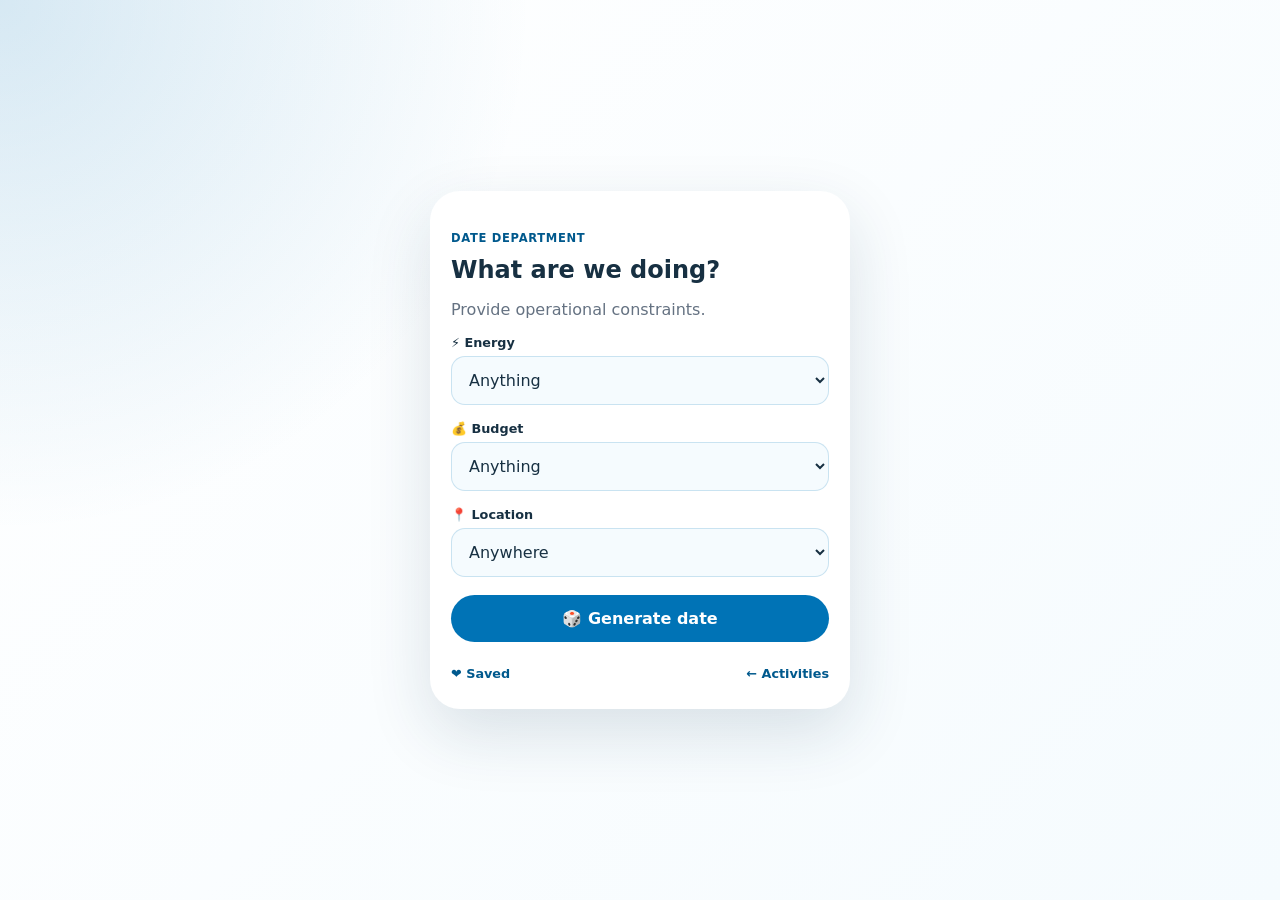
<file: activities/dates.html>
<!DOCTYPE html>
<html lang="en">

<head>
  <meta charset="UTF-8">

  <meta
    name="viewport"
    content="width=device-width, initial-scale=1.0"
  >

  <title>Date Generator</title>

  <link rel="stylesheet" href="dates.css">
</head>

<body>

<main class="date-page">

  <section class="date-card">

    <div id="dateSetup">

      <p class="eyebrow">
        Date Department
      </p>

      <h1>What are we doing?</h1>

      <p class="intro">
        Provide operational constraints.
      </p>

      <div class="filter-group">
        <label for="energyFilter">
          ⚡ Energy
        </label>

        <select id="energyFilter">
          <option value="Any">Anything</option>
          <option value="Potato">🥔 Potato</option>
          <option value="Low Energy">😌 Low energy</option>
          <option value="Normal Human">⚡ Normal human</option>
          <option value="High Energy">🔥 We have PLANS</option>
        </select>
      </div>

      <div class="filter-group">
        <label for="budgetFilter">
          💰 Budget
        </label>

        <select id="budgetFilter">
          <option value="Any">Anything</option>
          <option value="Free">Free</option>
          <option value="Cheap">Cheap</option>
          <option value="Medium">Medium</option>
        </select>
      </div>

      <div class="filter-group">
        <label for="locationFilter">
          📍 Location
        </label>

        <select id="locationFilter">
          <option value="Any">Anywhere</option>
          <option value="Home">🏠 Home</option>
          <option value="Outside">🌳 Outside</option>
        </select>
      </div>

      <button
        class="primary-button"
        id="generateDate"
        type="button"
      >
        🎲 Generate date
      </button>

    </div>

    <section
      class="date-result hidden"
      id="dateResult"
    >

      <div
        class="date-emoji"
        id="dateEmoji"
      >
        💙
      </div>

      <p class="result-label">
        DATE ASSIGNMENT
      </p>

      <h2 id="dateTitle"></h2>

      <p
        class="date-description"
        id="dateDescription"
      ></p>

      <div
        class="date-tags"
        id="dateTags"
      ></div>

      <div class="date-actions">

        <button
          class="date-action-btn save"
          id="saveDateButton"
          type="button"
        >
          ♡ Save this one
        </button>

        <button
          class="date-action-btn complete"
          id="completeDateButton"
          type="button"
        >
          ✓ We did this!
        </button>

      </div>

      <button
        class="secondary-button"
        id="rerollDate"
        type="button"
      >
        🎲 Absolutely not. Again.
      </button>

      <button
        class="text-button"
        id="changeFilters"
        type="button"
      >
        Change filters
      </button>

    </section>

    <p
      class="no-results hidden"
      id="noResults"
    >
      Nothing survived those requirements.
      Your standards are unreasonable.
    </p>

    <nav class="bottom-nav">

      <a href="saved.html">
        ❤️ Saved
      </a>

      <a href="activities.html">
        ← Activities
      </a>

    </nav>

  </section>

</main>
<!-- =====================================
     UNAUTHORISED THOMAS INTERVENTION
===================================== -->

<div
  class="thomas-event hidden"
  id="thomasEvent"
>
  <div class="thomas-warning-screen">

    <p class="thomas-system-label">
      ⚠ UNEXPECTED SYSTEM EVENT
    </p>

    <h2 id="thomasWarningText">
      Please stand clear of the tracks.
    </h2>

    <div class="thomas-track">
      <img
        src="../Images/thomas.jpg"
        alt="Thomas"
        class="thomas-train"
        id="thomasTrain"
      >
    </div>

  </div>
</div>


<script src="../achievements.js"></script>
<script src="activities-data.js"></script>
<script src="dates.js"></script>

</body>
</html>
</file>
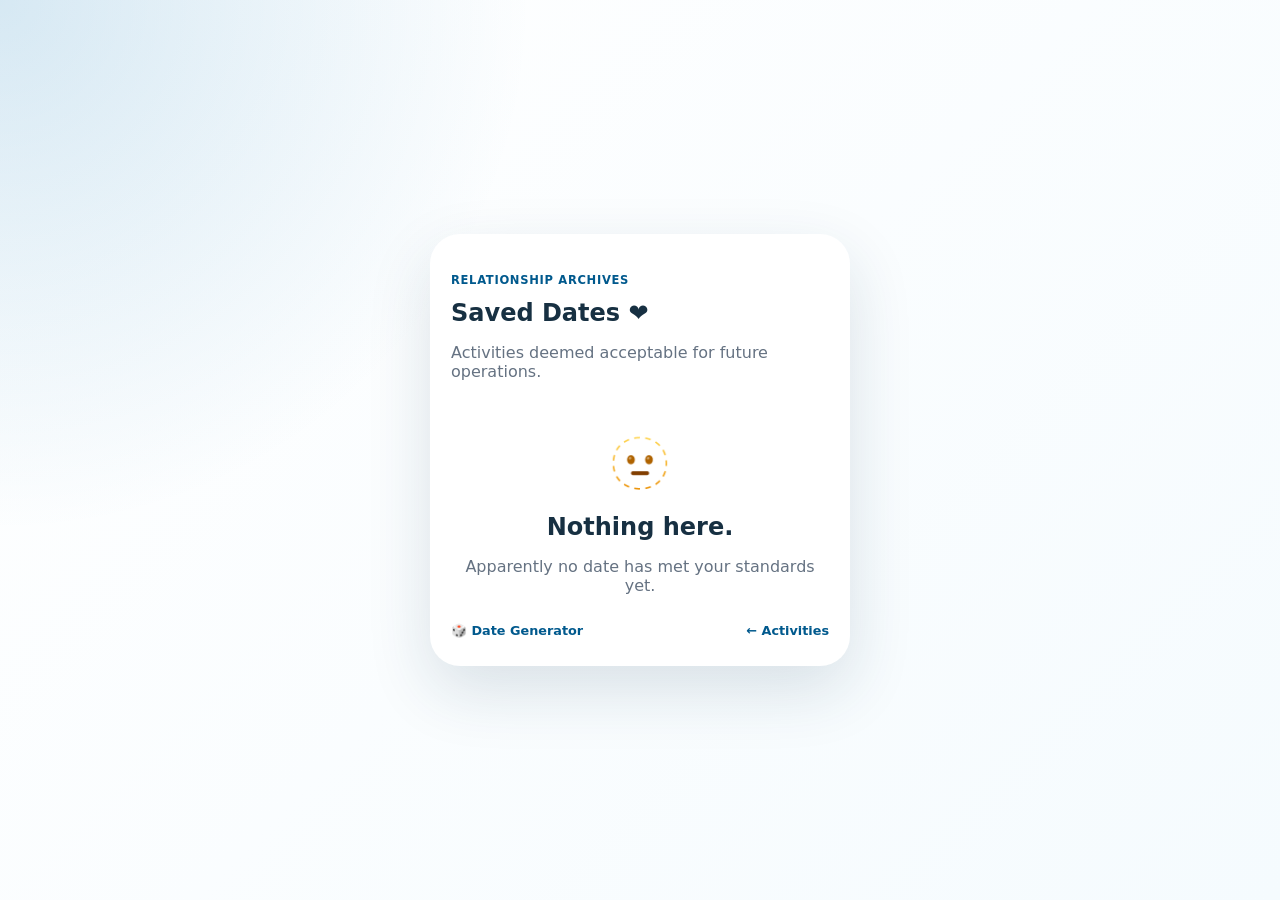
<file: activities/saved.html>
<!DOCTYPE html>
<html lang="en">

<head>
  <meta charset="UTF-8">

  <meta
    name="viewport"
    content="width=device-width, initial-scale=1.0"
  >

  <title>Saved Dates</title>

  <link rel="stylesheet" href="dates.css">
</head>

<body>

<main class="date-page">

  <section class="date-card">

    <p class="eyebrow">
      Relationship Archives
    </p>

    <h1>Saved Dates ❤️</h1>

    <p class="intro">
      Activities deemed acceptable for future operations.
    </p>


    <!-- Saved dates get inserted here -->
    <div
      class="saved-date-list"
      id="savedDateList"
    ></div>


    <!-- Appears when nothing is saved -->
    <section
      class="saved-empty hidden"
      id="savedEmpty"
    >
      <div class="date-emoji">
        🫥
      </div>

      <h2>Nothing here.</h2>

      <p>
        Apparently no date has met your standards yet.
      </p>
    </section>


    <nav class="bottom-nav">

      <a href="dates.html">
        🎲 Date Generator
      </a>

      <a href="activities.html">
        ← Activities
      </a>

    </nav>

  </section>

</main>


<script src="activities-data.js"></script>
<script src="saved.js"></script>

</body>
</html>
</file>
<file: style.css>
:root {
  --blue: #0073B6;
  --blue-dark: #00598d;
  --blue-soft: #dff2fb;
  --blue-pale: #f5fbfe;
  --text: #173042;
  --muted: #657282;
}

* {
  margin: 0;
  padding: 0;
  box-sizing: border-box;
}

body {
  min-height: 100vh;
  overflow-x: hidden;

  font-family: system-ui, -apple-system, BlinkMacSystemFont, "Segoe UI", sans-serif;
  background:
    radial-gradient(circle at top left, rgba(0,115,182,.18), transparent 32%),
    radial-gradient(circle at bottom right, rgba(0,115,182,.12), transparent 30%),
    linear-gradient(135deg,#ffffff,var(--blue-pale));
  color: var(--text);
}

#photoBackground {
  position: fixed;
  inset: 0;
  height: 100dvh;
  pointer-events: none;
  overflow: hidden;
  z-index: 1;
  transition: opacity .45s ease;
}

#photoBackground.hide-photos {
  opacity: 0;
}

.bg-photo {
  position: absolute;
  width: 92px;
  aspect-ratio: 1;
  object-fit: cover;
  border: 7px solid white;
  border-bottom: 18px solid white;
  border-radius: 8px;
  box-shadow: 0 15px 35px rgba(0,0,0,.18);
  opacity: 0;
  transform: scale(.75) rotate(-6deg);
  transition: opacity .6s ease, transform .6s ease;
}

.bg-photo.show {
  opacity: .92;
  transform: scale(1) rotate(var(--rotation));
}

#confettiLayer {
  position: fixed;
  inset: 0;
  pointer-events: none;
  z-index: 50;
  overflow: hidden;
}

.confetti {
  position: absolute;
  top: -30px;
  font-size: 24px;
  animation: fall 1.8s linear forwards;
}

.app {
  position: relative;
  min-height: 100vh;
  display: grid;
  place-items: center;
  padding: 20px;
  z-index: 20;
}

.card {
  width: min(315px, 88vw);
  padding: 28px 20px 22px;
  border-radius: 32px;
  background: rgba(255,255,255,.98);
  backdrop-filter: blur(14px);
  box-shadow: 0 28px 70px rgba(0,0,0,.14);
  text-align: center;
  position: relative;
  z-index: 30;
}

.eyebrow {
  display: inline-block;
  padding: 8px 14px;
  border-radius: 999px;
  background: var(--blue-soft);
  color: var(--blue-dark);
  font-weight: 700;
  font-size: .8rem;
  margin-bottom: 16px;
}

h1 {
  font-size: clamp(1.8rem, 7vw, 2.7rem);
  line-height: 1.05;
}

.intro {
  margin: 18px auto 20px;
  color: var(--muted);
  max-width: 280px;
  line-height: 1.55;
}

.final-line {
  margin: 18px auto 22px;
  color: var(--blue-dark);
  font-weight: 850;
  font-size: 1.1rem;
  line-height: 1.45;
}

.score {
  margin-top: 8px;
  color: var(--muted);
  font-size: .85rem;
}

.achievement {
  margin-top: 10px;
  color: var(--blue-dark);
  font-weight: 800;
  min-height: 22px;
}

.photo-pop {
  animation: photoPop .45s ease;
}

@keyframes photoPop {
  0% { transform: scale(.75) rotate(var(--rotation)); }
  70% { transform: scale(1.08) rotate(var(--rotation)); }
  100% { transform: scale(1) rotate(var(--rotation)); }
}

.button-stage {
  position: relative;
  height: 95px;
  overflow: hidden;
}

.lego-walk {
  font-size: 2rem;
  margin: 10px 0;
  animation: legoWalk 3s ease-in-out forwards;
}

@keyframes legoWalk {
  from {
    transform: translateX(-120px);
    opacity: 0;
  }
  15% {
    opacity: 1;
  }
  to {
    transform: translateX(120px);
    opacity: 0;
  }
}
.btn {
  position: absolute;
  border: none;
  border-radius: 999px;
  padding: 14px 28px;
  font-size: 1rem;
  font-weight: 800;
  cursor: pointer;
  touch-action: manipulation;
  transition:
    left .5s ease,
    top .5s ease,
    transform .3s ease;
}

.yes {
  background: var(--blue);
  color: white;
  box-shadow: 0 10px 25px rgba(0,115,182,.25);
}

.no {
  background: #eef3f7;
  color: #4f5f68;
}

#yesBtn {
  left: 28%;
  top: 50%;
  transform: translate(-50%,-50%);
}

#noBtn {
  left: 72%;
  top: 50%;
  transform: translate(-50%,-50%);
}

.replay {
  position: static;
  transform: none;
  margin-top: 10px;
}

.hint {
  min-height: 24px;
  margin-top: 12px;
  color: var(--muted);
}

@media (max-width: 600px) {
  .archived-messages {
    max-height: 180px;
  }
}


@media(max-width:600px) {
  .bg-photo {
    width: 76px;
    border: 5px solid white;
    border-bottom: 13px solid white;
  }


  .card {
    width: min(315px, 88vw);
  }
}

@keyframes fall {
  to {
    transform: translateY(110vh) rotate(720deg);
    opacity: 0;
  }
}

@keyframes pulse {

    0%{
        transform:translate(-50%,-50%) scale(1);
    }

    50%{
        transform:translate(-50%,-50%) scale(1.08);
    }

    100%{
        transform:translate(-50%,-50%) scale(1);
    }

}
.landing-page,
.meme-page {
  min-height: 100dvh;
  display: grid;
  place-items: center;
  padding: 20px;
}

.landing-card,
.sequence-card,
.meme-card {
  width: min(360px, 92vw);
  padding: 32px 24px 28px;
  border-radius: 32px;
  background: rgba(255, 255, 255, 0.98);
  box-shadow: 0 28px 70px rgba(0, 0, 0, 0.14);
  text-align: center;
}

.landing-actions {
  display: grid;
  gap: 12px;
  margin-top: 26px;
}

.landing-btn {
  display: block;
  width: 100%;
  padding: 15px 22px;
  border: none;
  border-radius: 999px;
  font-family: inherit;
  font-size: 1rem;
  font-weight: 800;
  text-align: center;
  text-decoration: none;
  cursor: pointer;
}

.landing-btn.primary {
  background: var(--blue);
  color: white;
  box-shadow: 0 10px 25px rgba(0, 115, 182, 0.25);
}

.landing-btn.secondary {
  background: #eef3f7;
  color: #4f5f68;
}

.sequence-card {
  min-height: 180px;
  display: grid;
  place-items: center;
}

.meme-card {
  width: min(400px, 92vw);
}

.meme-image {
  display: block;
  width: 100%;
  max-height: 60vh;
  object-fit: contain;
  border-radius: 20px;
  margin-bottom: 18px;
}

.meme-caption {
  margin-bottom: 20px;
  color: var(--muted);
  font-weight: 700;
}

@keyframes sequenceFade {
  from {
    opacity: 0;
    transform: translateY(6px);
  }

  to {
    opacity: 1;
    transform: translateY(0);
  }
}

.landing-btn.danger {
    background: #d94841;
    color: white;
    box-shadow: 0 10px 24px rgba(217,72,65,.35);
}

.landing-btn.danger:hover{
    background:#c63b34;
}

.landing-btn.danger:active{
    transform:scale(.97);
}
/* Floating letter */

.letter-button {
  position: fixed;
  right: 22px;
  bottom: 22px;
  z-index: 150;

  width: 54px;
  height: 54px;

  display: grid;
  place-items: center;

  border: 1px solid rgba(0, 115, 182, 0.18);
  border-radius: 50%;

  background: white;
  box-shadow: 0 12px 32px rgba(18, 57, 84, 0.2);

  font-size: 1.45rem;
  cursor: pointer;

  transition:
    transform 180ms ease,
    box-shadow 180ms ease;
}

.letter-button:hover {
  transform: translateY(-3px);
  box-shadow: 0 16px 38px rgba(18, 57, 84, 0.25);
}

.letter-button:active {
  transform: scale(0.94);
}

.letter-notification {
  position: absolute;
  top: 2px;
  right: 2px;

  width: 12px;
  height: 12px;

  border: 2px solid white;
  border-radius: 50%;
  background: var(--blue);
}

/* Message overlay */

.letter-overlay {
  position: fixed;
  inset: 0;
  z-index: 300;

  display: flex;
  justify-content: center;
  align-items: center;

  padding:
    max(16px, env(safe-area-inset-top))
    16px
    max(16px, env(safe-area-inset-bottom));

  background: rgba(17, 35, 48, 0.42);
  backdrop-filter: blur(6px);

  overflow-y: auto;
  -webkit-overflow-scrolling: touch;
}

.letter-card {
  position: relative;

  width: min(350px, 92vw);
  max-height: 85dvh;

  display: flex;
  flex-direction: column;

  padding: 32px 24px 26px;

  border-radius: 30px;

  background:
    linear-gradient(
      145deg,
      #fff7fb,
      #ffe7f2
    );

  border: 1px solid rgba(220, 90, 145, 0.22);

  box-shadow:
    0 30px 80px rgba(180, 70, 120, 0.18);

  text-align: center;

  overflow: hidden;
}
.letter-content {
  display: grid;
  gap: 14px;

  margin: 22px 0 18px;

  overflow: visible;
  max-height: none;
}
.letter-card > .eyebrow,
.letter-card > h1,
.letter-card > .landing-btn {
  flex-shrink: 0;
}
.letter-card h1 {
  margin: 0;
  font-size: clamp(1.8rem, 8vw, 2.5rem);
}

.letter-close {
  position: absolute;
  top: 13px;
  right: 15px;

  width: 34px;
  height: 34px;

  border: none;
  border-radius: 50%;
  background: #eef3f7;
  color: #4f5f68;

  font-size: 1.4rem;
  line-height: 1;
  cursor: pointer;
}

.letter-content p {
  margin: 0 0 14px;
}

.letter-content p:last-child {
  margin-bottom: 0;
}

.letter-card .landing-btn {
position:sticky;

bottom:0;

margin-top:16px;

flex-shrink:0;
}

.modal-open {
  overflow: hidden;
}

@keyframes letterFadeIn {
  from {
    opacity: 0;
  }

  to {
    opacity: 1;
  }
}

@keyframes letterPopIn {
  from {
    opacity: 0;
    transform: translateY(12px) scale(0.96);
  }

  to {
    opacity: 1;
    transform: translateY(0) scale(1);
  }
}

/* Patch notes */

.patch-page {
  min-height: 100dvh;
  padding: 24px 16px 40px;
  display: block;
}

.patch-card {
  width: min(520px, 94vw);
  margin: 0 auto;
  padding: 26px 20px 24px;
  border-radius: 28px;
  background: rgba(255, 255, 255, 0.98);
  box-shadow: 0 20px 50px rgba(0, 0, 0, 0.12);
}

.patch-card > h1 {
  margin-bottom: 6px;
}

.patch-version {
  margin: 0 0 28px;
  color: var(--muted);
  font-size: 0.9rem;
  font-weight: 700;
}

.patch-entry {
  margin-bottom: 18px;
  padding: 18px;
  border-radius: 18px;
  border: 1px solid rgba(0, 115, 182, 0.14);
  border-radius: 22px;
  background: var(--blue-pale);
}

.patch-entry.old {
  opacity: 0.78;
}

.patch-entry h2 {
  margin: 0 0 4px;
  font-size: 1.2rem;
}

.patch-date {
  margin: 0 0 16px;
  color: var(--muted);
  font-size: 0.8rem;
}

.patch-entry ul {
  line-height: 1.5;
  font-size: 0.95rem;
}

.patch-entry li + li {
  margin-top: 4px;
}

.known-issues {
  margin-top: 20px;
  padding-top: 18px;
  border-top: 1px solid rgba(0, 115, 182, 0.14);
}

.known-issues h3 {
  margin: 0 0 10px;
  color: var(--blue-dark);
  font-size: 1rem;
}

.patch-card > .landing-btn {
  margin-top: 8px;
}
.letter-content {

  flex: 1;

  display: grid;
  gap: 14px;

  margin: 22px 0 24px;

  overflow-y: auto;

  max-height: 42vh;

  padding-right: 6px;
}
.letter-content::-webkit-scrollbar{
    width:8px;
}

.letter-content::-webkit-scrollbar-thumb{
    background:#e7a9c7;
    border-radius:999px;
}

.letter-content::-webkit-scrollbar-track{
    background:transparent;
}


.letter-message {
  padding: 16px;
  border-radius: 18px;
  background: rgba(255, 255, 255, 0.68);
  border: 1px solid rgba(220, 90, 145, 0.14);
  text-align: left;
}

.letter-message.newest {
  border: 1px solid rgba(220, 90, 145, 0.38);

  box-shadow:
    0 8px 24px rgba(220, 90, 145, 0.10);
}

.letter-message p {
  margin: 0 0 10px;
  line-height: 1.55;
}

.letter-message p:last-child {
  margin-bottom: 0;
}

.letter-label {
  color: #b43b72;
  font-size: 0.75rem;
  font-weight: 800;
  text-transform: uppercase;
  letter-spacing: 0.05em;
}

.letter-card .eyebrow {
  background: #ffdbea;
  color: #a72f67;
}

.letter-card .letter-close {
  background: #ffe3ef;
  color: #9e3764;
}

.letter-card .landing-btn.primary {
  background: #d95791;
  color: white;

  box-shadow:
    0 10px 25px rgba(217, 87, 145, 0.28);

  transition:
    background 180ms ease,
    transform 180ms ease,
    box-shadow 180ms ease;
}

.letter-card .landing-btn.primary:hover {
  background: #c74680;

  box-shadow:
    0 13px 30px rgba(217, 87, 145, 0.35);
}

.letter-card .landing-btn.primary:active {
  transform: scale(0.97);
}

@keyframes gentleMessagePulse {
  0%,
  88%,
  100% {
    transform: scale(1);
    box-shadow:
      0 30px 80px rgba(180, 70, 120, 0.18);
  }

  94% {
    transform: scale(1.018);
    box-shadow:
      0 34px 90px rgba(220, 90, 145, 0.28);
  }
}

.train-button {
  position: fixed;
  left: 20px;
  bottom: 20px;
  z-index: 140;

  width: 48px;
  height: 48px;

  border: none;
  border-radius: 50%;

  background: white;
  box-shadow: 0 10px 28px rgba(0,0,0,.16);

  font-size: 1.4rem;
  cursor: pointer;

  transition: transform 180ms ease;
}

.train-button:hover {
  transform: translateX(4px);
}

.train-button:active {
  transform: scale(.95);
}

.train-overlay {
  position: fixed;
  inset: 0;
  z-index: 400;

  display: grid;
  place-items: center;

  padding: 20px;

  background: rgba(10,20,30,.45);
  backdrop-filter: blur(6px);
}

.train-card {
  position: relative;

  width: min(380px, 92vw);

  padding: 22px;

  border-radius: 28px;

  background: white;

  box-shadow: 0 30px 80px rgba(0,0,0,.25);

  text-align: center;
}

.thomas-image {
  width: 100%;
  max-height: 65vh;

  object-fit: contain;

  border-radius: 18px;
}

.train-caption {
  margin-top: 14px;

  color: var(--muted);

  font-weight: 700;
}

.train-close {
  position: absolute;
  top: 10px;
  right: 12px;

  width: 34px;
  height: 34px;

  border: none;
  border-radius: 50%;

  background: #eef3f7;

  font-size: 1.4rem;

  cursor: pointer;
}
/* Main application menu */

.main-menu {
  display: grid;
  gap: 11px;
  margin-top: 24px;
}

.menu-item {
  display: flex;
  align-items: center;
  gap: 14px;

  width: 100%;
  padding: 14px 16px;

  border: 1px solid rgba(0, 115, 182, 0.14);
  border-radius: 18px;

  background: var(--blue-pale);
  color: var(--text);

  text-align: left;
  text-decoration: none;

  transition:
    transform 180ms ease,
    box-shadow 180ms ease,
    background 180ms ease;
}

.menu-item:hover {
  transform: translateY(-2px);
  box-shadow: 0 12px 26px rgba(0, 115, 182, 0.12);
}

.menu-item:active {
  transform: scale(0.98);
}

.menu-item strong,
.menu-item small {
  display: block;
}

.menu-item strong {
  font-size: 0.96rem;
}

.menu-item small {
  margin-top: 3px;
  color: var(--muted);
  font-size: 0.78rem;
  line-height: 1.3;
}

.menu-icon {
  width: 38px;
  height: 38px;
  flex-shrink: 0;

  display: grid;
  place-items: center;

  border-radius: 12px;
  background: white;

  font-size: 1.2rem;
}

.primary-menu {
  background: var(--blue);
  color: white;
}

.primary-menu small {
  color: rgba(255, 255, 255, 0.78);
}

.danger-menu {
  border-color: rgba(205, 63, 60, 0.18);
  background: #fff0ef;
}

.version-label {
  margin: 20px 0 0;
  color: var(--muted);
  font-size: 0.75rem;
  text-align: center;
}

/* Message Terminal */

.terminal-page {
  min-height: 100dvh;
  padding: 24px 16px 40px;
}

.terminal-card {
  width: min(430px, 94vw);
  margin: 0 auto;
  padding: 30px 22px 26px;

  border-radius: 30px;
  background: rgba(255, 255, 255, 0.98);
  box-shadow: 0 24px 65px rgba(0, 0, 0, 0.13);
}

.message-form {
  display: grid;
  gap: 10px;
  margin-top: 24px;
}

.message-form label {
  margin-top: 6px;
  color: var(--text);
  font-size: 0.82rem;
  font-weight: 800;
}

.message-form select,
.message-form textarea {
  width: 100%;
  padding: 13px 14px;

  border: 1px solid rgba(0, 115, 182, 0.2);
  border-radius: 15px;

  background: var(--blue-pale);
  color: var(--text);

  font-family: inherit;
  font-size: 1rem;
}

.message-form textarea {
  resize: vertical;
  min-height: 145px;
}

.message-form select:focus,
.message-form textarea:focus {
  border-color: var(--blue);
  outline: 3px solid rgba(0, 115, 182, 0.1);
}

.character-count {
  margin: -4px 3px 4px;
  color: var(--muted);
  font-size: 0.75rem;
  text-align: right;
}

.message-form .landing-btn {
  position: static;
  margin-top: 8px;
}

.message-form .landing-btn:disabled {
  cursor: wait;
  opacity: 0.65;
}

.transmission-success {
  padding: 28px 8px 8px;
  text-align: center;
}

.terminal-status {
  width: 60px;
  height: 60px;
  margin: 0 auto 18px;

  display: grid;
  place-items: center;

  border-radius: 50%;
  background: var(--blue);
  color: white;

  font-size: 1.8rem;
  font-weight: 900;
}

.transmission-success h2 {
  margin-bottom: 10px;
}

.transmission-success p {
  margin-bottom: 24px;
  color: var(--muted);
}

.transmission-success .landing-btn {
  position: static;
}

.form-error {
  margin: 14px 0 0;
  color: #b83333;
  font-size: 0.85rem;
  font-weight: 750;
  text-align: center;
}

/* Achievements */

/* Compact profile and achievement page */

.profile-body {
  min-height: 100vh;
  overflow-x: hidden;
  overflow-y: auto;
}

.profile-page {
  width: 100%;
  min-height: 100dvh;
  padding: 18px 14px 36px;
}

.profile-card {
  width: min(390px, 94vw);
  margin: 0 auto;
  padding: 22px 18px 20px;

  border: 1px solid rgba(0, 115, 182, 0.12);
  border-radius: 26px;

  background: rgba(255, 255, 255, 0.98);

  box-shadow:
    0 18px 48px rgba(18, 57, 84, 0.13);
}

.profile-header {
  display: flex;
  align-items: center;
  gap: 13px;
}

.profile-avatar {
  width: 50px;
  height: 50px;
  flex-shrink: 0;

  display: grid;
  place-items: center;

  border-radius: 16px;
  background: var(--blue);
  color: white;

  font-size: 1.3rem;
  font-weight: 900;

  box-shadow:
    0 8px 20px rgba(0, 115, 182, 0.22);
}

.profile-identity {
  min-width: 0;
}

.profile-label,
.section-label {
  margin: 0 0 3px;

  color: var(--blue-dark);

  font-size: 0.68rem;
  font-weight: 850;
  letter-spacing: 0.07em;
  text-transform: uppercase;
}

.profile-identity h1 {
  margin: 0;
  font-size: 1.65rem;
  line-height: 1.05;
}

.profile-identity > p:last-child {
  margin: 4px 0 0;
  color: var(--muted);
  font-size: 0.8rem;
}

.profile-status {
  margin-top: 18px;
  padding: 13px 14px;

  border-radius: 16px;
  background: var(--blue-pale);
}

.status-heading {
  display: flex;
  justify-content: space-between;
  gap: 10px;

  margin-bottom: 8px;

  color: var(--muted);
  font-size: 0.78rem;
}

.status-heading strong {
  color: var(--blue-dark);
}

.status-bar,
.achievement-progress-bar {
  height: 7px;
  overflow: hidden;

  border-radius: 999px;
  background: rgba(0, 115, 182, 0.12);
}

.status-fill {
  width: 100%;
  height: 100%;

  border-radius: inherit;
  background: var(--blue);
}

.progress-section {
  margin-top: 14px;
  padding: 13px 14px;

  border: 1px solid rgba(0, 115, 182, 0.12);
  border-radius: 16px;
}

.progress-heading {
  display: flex;
  align-items: center;
  justify-content: space-between;
  gap: 14px;

  margin-bottom: 10px;
}

.progress-heading strong {
  font-size: 0.86rem;
}

.progress-percent {
  color: var(--blue-dark);
  font-size: 0.82rem;
  font-weight: 850;
}

.achievement-progress-fill {
  width: 0;
  height: 100%;

  border-radius: inherit;
  background: var(--blue);

  transition: width 500ms ease;
}

.achievement-section {
  margin-top: 18px;
}

.section-heading {
  display: flex;
  align-items: baseline;
  justify-content: space-between;
  gap: 14px;

  margin-bottom: 10px;
}

.section-heading h2 {
  margin: 0;
  font-size: 1.05rem;
}

.section-heading span {
  color: var(--muted);
  font-size: 0.72rem;
}

.compact-achievement-list {
  display: grid;
  gap: 8px;
}

.compact-achievement {
  display: grid;
  grid-template-columns: 38px minmax(0, 1fr) 24px;
  align-items: center;
  gap: 10px;

  padding: 10px 11px;

  border-radius: 14px;
}

.compact-achievement.unlocked {
  border: 1px solid rgba(0, 115, 182, 0.13);
  background: var(--blue-pale);
}

.compact-achievement.locked {
  border: 1px dashed rgba(101, 114, 130, 0.2);
  background: #f3f5f6;
  opacity: 0.64;
}

.compact-achievement-icon {
  width: 38px;
  height: 38px;

  display: grid;
  place-items: center;

  border-radius: 12px;
  background: white;

  font-size: 1.15rem;
}

.locked-icon {
  color: var(--muted);
  font-weight: 900;
}

.compact-achievement-text {
  min-width: 0;
}

.compact-achievement-text h3 {
  margin: 0 0 2px;

  overflow: hidden;

  color: var(--text);
  font-size: 0.85rem;
  line-height: 1.2;
  text-overflow: ellipsis;
  white-space: nowrap;
}

.compact-achievement-text p {
  margin: 0;

  display: -webkit-box;
  overflow: hidden;
  -webkit-box-orient: vertical;
  -webkit-line-clamp: 2;

  color: var(--muted);
  font-size: 0.7rem;
  line-height: 1.35;
}

.achievement-state {
  color: var(--blue);
  font-size: 0.88rem;
  font-weight: 900;
  text-align: center;
}

.locked-state {
  filter: grayscale(1);
  font-size: 0.75rem;
}

.profile-home {
  position: static;
  margin-top: 18px;
}

@media (max-width: 380px) {
  .profile-page {
    padding-right: 10px;
    padding-left: 10px;
  }

  .profile-card {
    width: 100%;
    padding: 19px 14px 17px;
  }

  .compact-achievement {
    grid-template-columns: 34px minmax(0, 1fr) 20px;
    gap: 8px;
    padding: 9px;
  }

  .compact-achievement-icon {
    width: 34px;
    height: 34px;
  }
}
/* Collapsible message archive */



.message-archive-link {
  display: grid;
  grid-template-columns: 1fr auto auto;
  align-items: center;
  gap: 10px;

  padding: 15px 16px;

  border: 1px solid rgba(220, 90, 145, 0.2);
  border-radius: 18px;

  background: rgba(255, 255, 255, 0.58);
  color: #a72f67;

  font-size: 0.9rem;
  font-weight: 800;
  text-align: left;
  text-decoration: none;

  transition:
    transform 180ms ease,
    background 180ms ease,
    box-shadow 180ms ease;
}

.message-archive-link:hover {
  background: rgba(255, 255, 255, 0.85);
  box-shadow: 0 9px 24px rgba(220, 90, 145, 0.12);
}

.message-archive-link:active {
  transform: scale(0.98);
}

.archive-count {
  min-width: 24px;
  height: 24px;

  display: inline-grid;
  place-items: center;

  padding: 0 7px;
  border-radius: 999px;

  background: #ffdbea;
  color: #a72f67;

  font-size: 0.72rem;
  font-weight: 850;
}

.archive-arrow {
  font-size: 1.5rem;
  line-height: 1;
}

@keyframes archiveReveal {
  from {
    opacity: 0;
    transform: translateY(-6px);
  }

  to {
    opacity: 1;
    transform: translateY(0);
  }
}

@keyframes heartBeat{

    0%{
        transform:scale(1);
    }

    35%{
        transform:scale(1.03);
    }

    100%{
        transform:scale(1);
    }
}

.floating-heart{

    position:absolute;

    right:18px;
    bottom:18px;

    animation:heartFloat 1.2s forwards;

    pointer-events:none;
}

@keyframes heartFloat{

    from{
        opacity:1;
        transform:translateY(0) scale(1);
    }

    to{
        opacity:0;
        transform:translateY(-45px) scale(1.5);
    }
}
.secret-button {
  position: fixed;
  top: 12px;
  right: 12px;
  z-index: 120;

  width: 18px;
  height: 18px;

  border: none;
  background: transparent;
  opacity: 0.12;

  cursor: pointer;
}

.secret-button:hover {
  opacity: 0.35;
}

.secret-emoji {
  position: fixed;
  inset: 0;
  z-index: 500;

  display: grid;
  place-items: center;

  pointer-events: none;

  font-size: clamp(5rem, 24vw, 10rem);

  animation: secretEmojiPop 1.8s ease forwards;
}

@keyframes secretEmojiPop {
  0% {
    opacity: 0;
    transform: scale(0.4) rotate(-15deg);
  }

  30% {
    opacity: 1;
    transform: scale(1.15) rotate(6deg);
  }

  70% {
    opacity: 1;
    transform: scale(1);
  }

  100% {
    opacity: 0;
    transform: scale(0.8) rotate(12deg);
  }
}
.train-overlay.hidden {
  display: none;
}
body.modal-open {
  overflow: hidden;
  position: fixed;
  width: 100%;
}

.message-archive {
  touch-action: pan-y;
}

.archived-messages {
  touch-action: pan-y;
}

body:has(.patch-page) {
  overflow-y: auto;
  overflow-x: hidden;
}

.hidden,
.train-overlay.hidden,
.letter-overlay.hidden {
  display: none;
}
/* Hidden secret button */

.secret-button {
  position: fixed;
  top: 12px;
  right: 12px;
  z-index: 180;

  width: 20px;
  height: 20px;

  border: none;
  border-radius: 50%;

  background: transparent;
  opacity: 0.08;

  cursor: pointer;
}

.secret-button:hover {
  opacity: 0.25;
}

.secret-button:focus-visible {
  opacity: 0.4;
  outline: 2px solid rgba(0, 115, 182, 0.35);
}

/* Cherry sprinkle */

.cherry-layer {
  position: fixed;
  inset: 0;
  z-index: 600;

  pointer-events: none;
  overflow: hidden;
}

.falling-cherry {
  position: absolute;
  top: -40px;

  animation-name: cherryFall;
  animation-timing-function: linear;
  animation-fill-mode: forwards;
}

@keyframes cherryFall {
  0% {
    opacity: 0;
    transform:
      translateY(-20px)
      rotate(0deg)
      scale(0.8);
  }

  12% {
    opacity: 1;
  }

  100% {
    opacity: 0;
    transform:
      translateY(110vh)
      rotate(540deg)
      scale(1.15);
  }
}
/* Dedicated message archive */

.messages-body {
  min-height: 100vh;
  overflow-x: hidden;
  overflow-y: auto;
}

.messages-page {
  width: 100%;
  min-height: 100dvh;
  padding: 22px 14px 38px;
}

.messages-card {
  width: min(430px, 94vw);
  margin: 0 auto;
  padding: 26px 20px 22px;

  border: 1px solid rgba(220, 90, 145, 0.18);
  border-radius: 28px;

  background:
    linear-gradient(
      145deg,
      #fff7fb,
      #ffe7f2
    );

  box-shadow:
    0 20px 55px rgba(180, 70, 120, 0.16);
}

.messages-header {
  display: flex;
  align-items: flex-end;
  justify-content: space-between;
  gap: 14px;

  margin-bottom: 20px;
}

.messages-header h1 {
  margin: 0;
  font-size: clamp(1.8rem, 8vw, 2.35rem);
}

.messages-total {
  flex-shrink: 0;

  margin-bottom: 5px;

  color: #a72f67;
  font-size: 0.76rem;
  font-weight: 800;
}

.messages-list {
  display: grid;
  gap: 12px;
}

.saved-message {
  overflow: hidden;

  border: 1px solid rgba(220, 90, 145, 0.18);
  border-radius: 18px;

  background: rgba(255, 255, 255, 0.72);
}

.saved-message summary {
  display: grid;
  grid-template-columns: 1fr auto;
  align-items: center;
  gap: 12px;

  padding: 15px 16px;

  cursor: pointer;
  list-style: none;
}

.saved-message summary::-webkit-details-marker {
  display: none;
}

.saved-message-label {
  margin: 0 0 4px;

  color: #b43b72;
  font-size: 0.76rem;
  font-weight: 850;
  letter-spacing: 0.05em;
  text-transform: uppercase;
}

.saved-message-preview {
  margin: 0;

  overflow: hidden;

  color: var(--muted);
  font-size: 0.86rem;
  text-overflow: ellipsis;
  white-space: nowrap;
}

.saved-message-arrow {
  color: #a72f67;
  font-size: 1.1rem;

  transition: transform 180ms ease;
}

.saved-message[open] .saved-message-arrow {
  transform: rotate(180deg);
}

.saved-message-body {
  padding: 0 16px 17px;

  color: var(--text);
  font-size: 0.96rem;
  line-height: 1.6;

  animation: archiveReveal 220ms ease;
}

.saved-message-body p {
  margin: 0 0 12px;
}

.saved-message-body p:last-child {
  margin-bottom: 0;
}

.messages-home {
  position: static;
  margin-top: 20px;

  background: #d95791 !important;

  box-shadow:
    0 10px 25px rgba(217, 87, 145, 0.28) !important;
}

.messages-home:hover {
  background: #c74680 !important;
}

/* ========================================
   ACTIVITIES
   ======================================== */

.activities-body {
  min-height: 100vh;
  overflow-x: hidden;
  overflow-y: auto;
}

.activities-page {
  min-height: 100dvh;

  display: grid;
  place-items: center;

  padding: 22px 14px 38px;
}

.activities-card {
  width: min(410px, 94vw);

  padding: 28px 20px 24px;

  border-radius: 30px;

  background: rgba(255,255,255,.98);

  box-shadow:
    0 24px 65px rgba(0,0,0,.13);

  text-align: center;
}

.activity-selection {
  display: grid;
  gap: 12px;

  margin-top: 24px;
}

.activity-option {
  width: 100%;

  display: flex;
  align-items: center;
  gap: 14px;

  padding: 16px;

  border: 1px solid rgba(0,115,182,.14);
  border-radius: 18px;

  background: var(--blue-pale);

  color: var(--text);

  font-family: inherit;
  text-align: left;

  cursor: pointer;

  transition:
    transform 180ms ease,
    box-shadow 180ms ease;
}

.activity-option:hover {
  transform: translateY(-2px);

  box-shadow:
    0 12px 28px rgba(0,115,182,.12);
}

.activity-option:active {
  transform: scale(.98);
}

.activity-icon {
  width: 44px;
  height: 44px;

  flex-shrink: 0;

  display: grid;
  place-items: center;

  border-radius: 14px;

  background: white;

  font-size: 1.35rem;
}

.activity-option strong,
.activity-option small {
  display: block;
}

.activity-option strong {
  font-size: .96rem;
}

.activity-option small {
  margin-top: 3px;

  color: var(--muted);

  font-size: .78rem;
}

.activity-result {
  margin-top: 22px;
}

.activity-type {
  color: var(--blue-dark);

  font-size: .72rem;
  font-weight: 900;

  letter-spacing: .08em;
}

.activity-result-icon {
  margin: 14px 0 10px;

  font-size: 3rem;
}

.activity-result h2 {
  margin-bottom: 10px;
}

.activity-description {
  color: var(--muted);

  line-height: 1.55;
}

.activity-tags {
  display: flex;
  flex-wrap: wrap;
  justify-content: center;

  gap: 7px;

  margin-top: 16px;
}

.activity-tags span {
  padding: 6px 10px;

  border-radius: 999px;

  background: var(--blue-soft);

  color: var(--blue-dark);

  font-size: .72rem;
  font-weight: 750;
}

.bonus-objective {
  margin-top: 18px;

  padding: 14px;

  border: 1px solid rgba(220,90,145,.2);
  border-radius: 16px;

  background: #fff2f7;

  text-align: left;
}

.bonus-objective > span {
  color: #b43b72;

  font-size: .68rem;
  font-weight: 900;

  letter-spacing: .06em;
}

.bonus-objective p {
  margin: 6px 0 0;

  font-size: .86rem;
  line-height: 1.45;
}

.activity-actions {
  display: grid;
  gap: 9px;

  margin-top: 20px;
}

.activity-actions .landing-btn {
  position: static;
}

.activity-accepted,
.activity-completed {
  margin-top: 24px;
}

.accepted-icon,
.completed-icon {
  width: 64px;
  height: 64px;

  margin: 0 auto 16px;

  display: grid;
  place-items: center;

  border-radius: 50%;

  background: var(--blue);

  color: white;

  font-size: 1.8rem;
}

.activity-accepted p,
.activity-completed p {
  margin: 10px 0;

  color: var(--muted);

  line-height: 1.5;
}

.activity-accepted small {
  display: block;

  margin-bottom: 20px;

  color: var(--muted);
}

.activity-accepted .landing-btn,
.activity-completed .landing-btn {
  position: static;

  margin-top: 9px;
}

.activity-statistics {
  display: flex;
  justify-content: center;
  gap: 18px;

  margin-top: 24px;
  padding-top: 16px;

  border-top:
    1px solid rgba(0,115,182,.12);

  color: var(--muted);

  font-size: .76rem;
}

.activity-statistics strong {
  color: var(--blue-dark);
}


/* ========================================
   THOMAS INTERVENTION
   ======================================== */

.thomas-event {
  position: fixed;
  inset: 0;

  z-index: 1000;

  overflow: hidden;

  display: flex;
  flex-direction: column;
  justify-content: center;

  background: rgba(245,251,254,.97);

  text-align: center;
}

.thomas-warning {
  padding: 20px;

  transition:
    opacity 300ms ease;
}

.thomas-warning p {
  color: #b83333;

  font-size: .75rem;
  font-weight: 900;

  letter-spacing: .08em;
}

.thomas-warning h2 {
  margin-top: 8px;
}

.activity-thomas {
  position: absolute;

  width: min(260px, 60vw);

  left: -300px;
  bottom: 22%;

  border-radius: 22px;

  box-shadow:
    0 20px 45px rgba(0,0,0,.2);
}

.thomas-driving .activity-thomas {
  animation:
    thomasDrive 2.5s linear forwards;
}

.thomas-driving .thomas-warning {
  opacity: .35;
}

@keyframes thomasDrive {
  from {
    left: -300px;
    transform: rotate(-2deg);
  }

  50% {
    transform: rotate(2deg);
  }

  to {
    left: calc(100vw + 300px);
    transform: rotate(-2deg);
  }
}
/* ========================================
   TERMINAL THOMAS INTERCEPTION
   ======================================== */

.terminal-thomas {
  margin-top: 12px;
  text-align: center;

  animation: terminalThomasAppear
    350ms ease;
}

.thomas-alert {
  margin-bottom: 16px;

  color: #b83333;

  font-size: 0.72rem;
  font-weight: 900;

  letter-spacing: 0.08em;
}

.terminal-thomas-image {
  display: block;

  width: min(220px, 75%);
  max-height: 230px;

  margin: 0 auto 18px;

  object-fit: contain;

  border-radius: 18px;

  box-shadow:
    0 16px 35px rgba(0, 0, 0, 0.16);

  animation:
    terminalThomasInspection
    2.2s ease-in-out infinite;
}

.terminal-thomas h2 {
  margin-bottom: 10px;
}

.terminal-thomas > p:not(.thomas-alert) {
  color: var(--muted);
  line-height: 1.5;
}

.thomas-small {
  margin-top: 6px;

  font-size: 0.78rem;
  font-style: italic;
}

.thomas-delivery {
  margin: 18px 0 !important;

  padding: 12px;

  border-radius: 14px;

  background: var(--blue-pale);

  color: var(--blue-dark) !important;

  font-size: 0.82rem;
  font-weight: 800;

  animation:
    thomasDeliveryAppear
    350ms ease;
}

#thomasReturn {
  position: static;
  margin-top: 14px;
}


@keyframes terminalThomasAppear {
  from {
    opacity: 0;
    transform: translateY(8px);
  }

  to {
    opacity: 1;
    transform: translateY(0);
  }
}


@keyframes terminalThomasInspection {
  0%,
  100% {
    transform: rotate(-1deg);
  }

  50% {
    transform: rotate(1deg) scale(1.02);
  }
}


@keyframes thomasDeliveryAppear {
  from {
    opacity: 0;
    transform: translateY(5px);
  }

  to {
    opacity: 1;
    transform: translateY(0);
  }
}
/* ========================================
   TOTALLY NORMAL PATCH NOTE TRAIN
   ======================================== */

.patch-thomas {
  position: fixed;

  left: 0;
  bottom: 12px;

  width: 100%;

  z-index: 500;

  pointer-events: none;

  overflow: visible;
}

.patch-thomas-image {
  position: relative;

  display: block;

  width: 75px;
  height: 75px;

  object-fit: cover;

  border-radius: 50%;

  box-shadow:
    0 7px 18px rgba(0, 0, 0, 0.18);

  transform: translateX(-100px);
}

.patch-thomas-driving .patch-thomas-image {
  animation:
    patchThomasDrive
    4s linear forwards;
}

@keyframes patchThomasDrive {
  from {
    transform:
      translateX(-100px)
      rotate(-3deg);
  }

  25% {
    transform:
      translateX(25vw)
      rotate(2deg);
  }

  50% {
    transform:
      translateX(50vw)
      rotate(-2deg);
  }

  75% {
    transform:
      translateX(75vw)
      rotate(2deg);
  }

  to {
    transform:
      translateX(calc(100vw + 100px))
      rotate(-3deg);
  }
}
/* ========================================
   THOMAS ACHIEVEMENT INSPECTOR
   ======================================== */

.achievement-thomas {
  position: fixed;

  right: -120px;
  bottom: 22px;

  z-index: 800;

  display: flex;
  align-items: flex-end;
  gap: 8px;

  pointer-events: none;
}

.achievement-thomas-image {
  width: 75px;
  height: 75px;

  object-fit: cover;

  border-radius: 50%;

  box-shadow:
    0 10px 25px rgba(0, 0, 0, 0.2);
}

.achievement-thomas-bubble {
  position: relative;

  margin-bottom: 45px;
  padding: 8px 11px;

  border-radius: 12px;

  background: white;
  color: var(--text);

  box-shadow:
    0 7px 20px rgba(0, 0, 0, 0.15);

  font-size: 0.72rem;
  font-weight: 800;

  white-space: nowrap;
}

.achievement-thomas.inspecting {
  animation:
    achievementThomasArrival
    3s ease-in-out forwards;
}

.compact-achievement.under-inspection {
  border-color: rgba(217, 72, 65, 0.35);

  background: #fff4f3;

  animation:
    achievementInspectionPulse
    800ms ease-in-out infinite;
}


@keyframes achievementThomasArrival {

  0% {
    transform: translateX(0);
  }

  25% {
    transform: translateX(-135px);
  }

  75% {
    transform: translateX(-135px);
  }

  100% {
    transform: translateX(0);
  }
}


@keyframes achievementInspectionPulse {

  0%,
  100% {
    transform: scale(1);
  }

  50% {
    transform: scale(0.985);
  }
}
/* ========================================
   GLOBAL HIDDEN STATE
   KEEP THIS AT THE VERY BOTTOM
   ======================================== */
.hidden,
.train-overlay.hidden,
.letter-overlay.hidden,
.thomas-event.hidden,
.terminal-thomas.hidden,
.thomas-delivery.hidden,
#thomasReturn.hidden,
.patch-thomas.hidden {
  display: none;
}
</file>
<file: activities/activities.css>
:root {
  --blue: #0073b6;
  --blue-dark: #00598d;
  --blue-pale: #f5fbfe;

  --text: #173042;
  --muted: #657282;

  --pink: #d95791;
  --pink-pale: #fff0f6;
}

* {
  margin: 0;
  padding: 0;
  box-sizing: border-box;
}

html,
body {
  min-height: 100%;
}

body {
  min-height: 100dvh;

  font-family:
    system-ui,
    -apple-system,
    BlinkMacSystemFont,
    "Segoe UI",
    sans-serif;

  color: var(--text);

  background:
    radial-gradient(
      circle at top left,
      rgba(0, 115, 182, 0.16),
      transparent 32%
    ),
    radial-gradient(
      circle at bottom right,
      rgba(217, 87, 145, 0.12),
      transparent 32%
    ),
    linear-gradient(
      135deg,
      #ffffff,
      var(--blue-pale)
    );
}

.activity-hub {
  min-height: 100dvh;

  display: grid;
  place-items: center;

  padding: 22px 16px;
}

.hub-card {
  width: min(430px, 94vw);

  padding: 30px 22px 24px;

  border-radius: 30px;

  background: rgba(255, 255, 255, 0.98);

  box-shadow:
    0 24px 65px rgba(18, 57, 84, 0.14);
}

.eyebrow {
  display: inline-block;

  margin-bottom: 14px;
  padding: 7px 12px;

  border-radius: 999px;

  background: #dff2fb;
  color: var(--blue-dark);

  font-size: 0.72rem;
  font-weight: 850;

  letter-spacing: 0.05em;
  text-transform: uppercase;
}

h1 {
  font-size: clamp(2rem, 8vw, 2.7rem);
  line-height: 1.05;
}

.intro {
  margin: 14px 0 24px;

  color: var(--muted);

  line-height: 1.5;
}

.activity-menu {
  display: grid;
  gap: 11px;
}

.activity-menu-item {
  display: grid;

  grid-template-columns:
    44px
    minmax(0, 1fr)
    20px;

  align-items: center;

  gap: 13px;

  padding: 14px;

  border:
    1px solid rgba(0, 115, 182, 0.12);

  border-radius: 18px;

  color: var(--text);
  text-decoration: none;

  background: var(--blue-pale);

  transition:
    transform 180ms ease,
    box-shadow 180ms ease;
}

.activity-menu-item:hover {
  transform: translateY(-2px);

  box-shadow:
    0 12px 28px rgba(18, 57, 84, 0.11);
}

.activity-menu-item:active {
  transform: scale(0.98);
}

.menu-icon {
  width: 44px;
  height: 44px;

  display: grid;
  place-items: center;

  border-radius: 14px;

  background: white;

  font-size: 1.35rem;
}

.activity-menu-item strong,
.activity-menu-item small {
  display: block;
}

.activity-menu-item strong {
  font-size: 0.95rem;
}

.activity-menu-item small {
  margin-top: 3px;

  color: var(--muted);

  font-size: 0.76rem;
  line-height: 1.3;
}

.arrow {
  color: var(--muted);

  font-size: 1.5rem;
}

.saved-item {
  background: var(--pink-pale);

  border-color:
    rgba(217, 87, 145, 0.16);
}

.home-link {
  display: block;

  margin-top: 22px;

  color: var(--blue-dark);

  font-size: 0.82rem;
  font-weight: 750;

  text-align: center;
  text-decoration: none;
}
</file>
<file: activities/conversations.css>
:root {
  --pink: #d95791;
  --pink-dark: #b93d75;
  --pink-pale: #fff1f7;

  --text: #382330;
  --muted: #806674;
}

* {
  box-sizing: border-box;
}

body {
  margin: 0;

  min-height: 100dvh;

  font-family:
    system-ui,
    -apple-system,
    BlinkMacSystemFont,
    "Segoe UI",
    sans-serif;

  color: var(--text);

  background:
    radial-gradient(
      circle at top left,
      rgba(217, 87, 145, 0.17),
      transparent 35%
    ),
    linear-gradient(
      135deg,
      white,
      var(--pink-pale)
    );
}

.conversation-page {
  min-height: 100dvh;

  display: grid;
  place-items: center;

  padding: 20px 14px;
}

.conversation-card {
  width: min(430px, 94vw);

  padding: 28px 21px;

  border-radius: 30px;

  background: white;

  box-shadow:
    0 24px 65px rgba(120, 50, 85, 0.13);
}

.eyebrow {
  color: var(--pink-dark);

  font-size: 0.72rem;
  font-weight: 850;

  letter-spacing: 0.06em;
  text-transform: uppercase;
}

h1 {
  margin-bottom: 8px;
}

.intro {
  color: var(--muted);

  line-height: 1.5;
}

.topic-filters {
  display: flex;
  flex-wrap: wrap;

  gap: 7px;

  margin: 20px 0;
}

.topic-filters button {
  padding: 8px 11px;

  border:
    1px solid rgba(217, 87, 145, 0.16);

  border-radius: 999px;

  background: var(--pink-pale);
  color: var(--text);

  font: inherit;
  font-size: 0.76rem;
  font-weight: 750;

  cursor: pointer;
}

.topic-filters button.active {
  background: var(--pink);
  color: white;
}

.question-result {
  margin: 22px 0;

  padding: 22px 18px;

  border-radius: 22px;

  background: var(--pink-pale);

  text-align: center;
}

.question-emoji {
  font-size: 2.7rem;
}

.question-category {
  margin: 8px 0;

  color: var(--pink-dark);

  font-size: 0.7rem;
  font-weight: 850;

  text-transform: uppercase;
}

.question-result h2 {
  margin: 0;

  font-size: 1.25rem;
  line-height: 1.4;
}

.conversation-button {
  width: 100%;

  padding: 14px;

  border: none;
  border-radius: 999px;

  background: var(--pink);
  color: white;

  font: inherit;
  font-weight: 850;

  cursor: pointer;
}

.back-link {
  display: block;

  margin-top: 20px;

  color: var(--pink-dark);

  font-size: 0.8rem;
  font-weight: 750;

  text-align: center;
  text-decoration: none;
}

.hidden {
  display: none !important;
}
</file>
<file: activities/dates.css>
:root {
  --blue: #0073b6;
  --blue-dark: #00598d;
  --blue-pale: #f5fbfe;

  --pink: #d95791;

  --text: #173042;
  --muted: #657282;
}

* {
  box-sizing: border-box;
}

body {
  margin: 0;

  min-height: 100dvh;

  font-family:
    system-ui,
    -apple-system,
    BlinkMacSystemFont,
    "Segoe UI",
    sans-serif;

  color: var(--text);

  background:
    radial-gradient(
      circle at top left,
      rgba(0, 115, 182, 0.16),
      transparent 34%
    ),
    linear-gradient(
      135deg,
      white,
      var(--blue-pale)
    );
}

.date-page {
  min-height: 100dvh;

  display: grid;
  place-items: center;

  padding: 20px 14px;
}

.date-card {
  width: min(420px, 94vw);

  padding: 28px 21px;

  border-radius: 30px;

  background: white;

  box-shadow:
    0 24px 65px rgba(18, 57, 84, 0.14);
}

.eyebrow,
.result-label {
  color: var(--blue-dark);

  font-size: 0.72rem;
  font-weight: 850;

  letter-spacing: 0.06em;
  text-transform: uppercase;
}

h1 {
  margin: 8px 0;
}

.intro {
  color: var(--muted);
}

.filter-group {
  display: grid;
  gap: 6px;

  margin-top: 16px;
}

.filter-group label {
  font-size: 0.8rem;
  font-weight: 800;
}

.filter-group select {
  width: 100%;

  padding: 13px;

  border:
    1px solid rgba(0, 115, 182, 0.18);

  border-radius: 14px;

  background: var(--blue-pale);

  color: var(--text);

  font: inherit;
}

.primary-button,
.secondary-button {
  width: 100%;

  margin-top: 18px;
  padding: 14px;

  border: none;
  border-radius: 999px;

  font: inherit;
  font-weight: 850;

  cursor: pointer;
}

.primary-button {
  background: var(--blue);
  color: white;
}

.primary-button.saved {
  background: var(--pink);
}

.secondary-button {
  margin-top: 10px;

  background: #edf3f6;
  color: var(--text);
}

.text-button {
  width: 100%;

  margin-top: 13px;

  border: none;
  background: transparent;

  color: var(--muted);

  font: inherit;
  font-size: 0.8rem;

  cursor: pointer;
}

.date-result {
  text-align: center;
}

.date-emoji {
  margin-bottom: 8px;

  font-size: 3.2rem;
}

.date-result h2 {
  margin: 8px 0 12px;

  font-size: 1.7rem;
}

.date-description {
  color: var(--muted);

  line-height: 1.55;
}

.date-tags {
  display: flex;
  flex-wrap: wrap;
  justify-content: center;

  gap: 7px;

  margin-top: 18px;
}

.date-tags span {
  padding: 6px 10px;

  border-radius: 999px;

  background: var(--blue-pale);

  font-size: 0.72rem;
  font-weight: 750;
}

.bottom-nav {
  display: flex;
  justify-content: space-between;

  margin-top: 24px;
}

.bottom-nav a {
  color: var(--blue-dark);

  font-size: 0.8rem;
  font-weight: 750;

  text-decoration: none;
}

.no-results {
  margin-top: 20px;

  color: var(--muted);

  text-align: center;
}

.hidden {
  display: none !important;
}
/* =========================================
   DATE ACTIONS
========================================= */

.date-actions {
  display: grid;
  grid-template-columns: 1fr 1fr;
  gap: 10px;

  margin-top: 20px;
  margin-bottom: 12px;
}

.date-action-btn {
  min-height: 46px;

  padding: 11px 12px;

  border: 1px solid rgba(0, 115, 182, 0.18);
  border-radius: 14px;

  background: white;
  color: #173042;

  font-family: inherit;
  font-size: 0.82rem;
  font-weight: 800;

  cursor: pointer;

  transition:
    transform 160ms ease,
    background 160ms ease,
    border-color 160ms ease;
}

.date-action-btn:hover {
  transform: translateY(-2px);
}

.date-action-btn.save.saved {
  background: #fff0f6;
  border-color: rgba(217, 87, 145, 0.3);
  color: #b43b72;
}

.date-action-btn.complete.completed {
  background: #eaf8f0;
  border-color: rgba(45, 140, 90, 0.25);
  color: #28784d;
}


/* Stack them on very small screens */

@media (max-width: 380px) {

  .date-actions {
    grid-template-columns: 1fr;
  }
}

/* =========================================
   UNAUTHORISED THOMAS ACTIVITY
========================================= */

.thomas-event,
.thomas-override {
  position: fixed;
  inset: 0;
  z-index: 9999;

  display: grid;
  place-items: center;

  background: rgba(8, 18, 27, 0.96);

  overflow: hidden;
}

.thomas-event.hidden,
.thomas-override.hidden {
  display: none;
}


/* Warning screen */

.thomas-warning-screen {
  width: min(500px, 92vw);
  text-align: center;
  color: white;
}

.thomas-system-label {
  margin-bottom: 14px;

  color: #ff6b6b;

  font-size: 0.75rem;
  font-weight: 900;
  letter-spacing: 0.12em;
}

.thomas-warning-screen h2 {
  margin-bottom: 40px;

  font-size: clamp(
    1.5rem,
    6vw,
    2.2rem
  );
}


/* Thomas railway */

.thomas-track {
  position: relative;

  width: 100vw;
  height: 150px;

  overflow: hidden;

  border-bottom:
    5px solid rgba(255,255,255,.25);
}

.thomas-train {
  position: absolute;

  left: -240px;
  bottom: 5px;

  width: 190px;
  max-height: 130px;

  object-fit: contain;

  border-radius: 18px;

  transform: translateX(0);
}


/* Applied by JS */

.thomas-train.driving {
  animation:
    thomasDriveBy 2.4s
    cubic-bezier(.3,.05,.7,.95)
    forwards;
}


@keyframes thomasDriveBy {

  0% {
    transform:
      translateX(0)
      rotate(-2deg);
  }

  45% {
    transform:
      translateX(calc(50vw + 120px))
      rotate(1deg);
  }

  100% {
    transform:
      translateX(calc(100vw + 480px))
      rotate(-1deg);
  }
}


/* =========================================
   THOMAS OVERRIDE
========================================= */

.thomas-override {
  padding: 20px;

  background:
    rgba(8, 18, 27, 0.72);

  backdrop-filter: blur(8px);
  -webkit-backdrop-filter: blur(8px);
}

.thomas-override-card {
  width: min(370px, 92vw);

  padding: 28px 22px 24px;

  border-radius: 28px;

  background: white;

  box-shadow:
    0 30px 90px
    rgba(0,0,0,.35);

  text-align: center;

  animation:
    thomasOverrideArrival
    350ms ease;
}

.thomas-override-icon {
  margin-bottom: 10px;

  font-size: 3rem;
}

.thomas-override-card h2 {
  margin-bottom: 16px;

  font-size: 1.8rem;
}

.thomas-assignment {
  margin-bottom: 20px;

  color: #536572;

  line-height: 1.6;
}

.thomas-bonus {
  display: grid;
  gap: 5px;

  margin-bottom: 18px;
  padding: 14px;

  border-radius: 16px;

  background: #f4f8fa;

  font-size: 0.88rem;
}

.thomas-mandatory {
  margin-bottom: 18px;

  color: #c43c3c;

  font-size: 0.75rem;
  font-weight: 900;
  letter-spacing: 0.08em;
}


@keyframes thomasOverrideArrival {

  from {
    opacity: 0;

    transform:
      translateY(18px)
      scale(.94);
  }

  to {
    opacity: 1;

    transform:
      translateY(0)
      scale(1);
  }
}


@media (max-width: 600px) {

  .thomas-track {
    height: 125px;
  }

  .thomas-train {
    width: 155px;
    max-height: 110px;
  }
}
/* =========================================
   SAVED DATES
========================================= */

.saved-date-list {
  display: grid;
  gap: 14px;
  margin-top: 24px;
}

.saved-date-item {
  padding: 18px;

  border: 1px solid rgba(0, 115, 182, 0.14);
  border-radius: 20px;

  background: #f5fbfe;
}

.saved-date-header {
  display: flex;
  align-items: center;
  gap: 12px;
}

.saved-date-emoji {
  width: 46px;
  height: 46px;

  display: grid;
  place-items: center;

  flex-shrink: 0;

  border-radius: 14px;

  background: white;

  font-size: 1.5rem;
}

.saved-date-header h2 {
  margin: 0;

  font-size: 1rem;
}

.saved-date-description {
  margin: 14px 0;

  color: #657282;

  font-size: 0.86rem;
  line-height: 1.5;
}

.saved-completed {
  display: inline-block;

  margin-top: 4px;

  color: #0073b6;

  font-size: 0.72rem;
  font-weight: 800;
}

.remove-saved-date {
  width: 100%;

  margin-top: 14px;
  padding: 10px 14px;

  border: none;
  border-radius: 999px;

  background: #eef3f7;
  color: #657282;

  font-family: inherit;
  font-size: 0.78rem;
  font-weight: 800;

  cursor: pointer;
}

.remove-saved-date:hover {
  background: #e3eaef;
}

.saved-empty {
  margin: 28px 0;

  text-align: center;
}

.saved-empty h2 {
  margin-bottom: 8px;
}

.saved-empty p {
  color: #657282;
}
</file>
